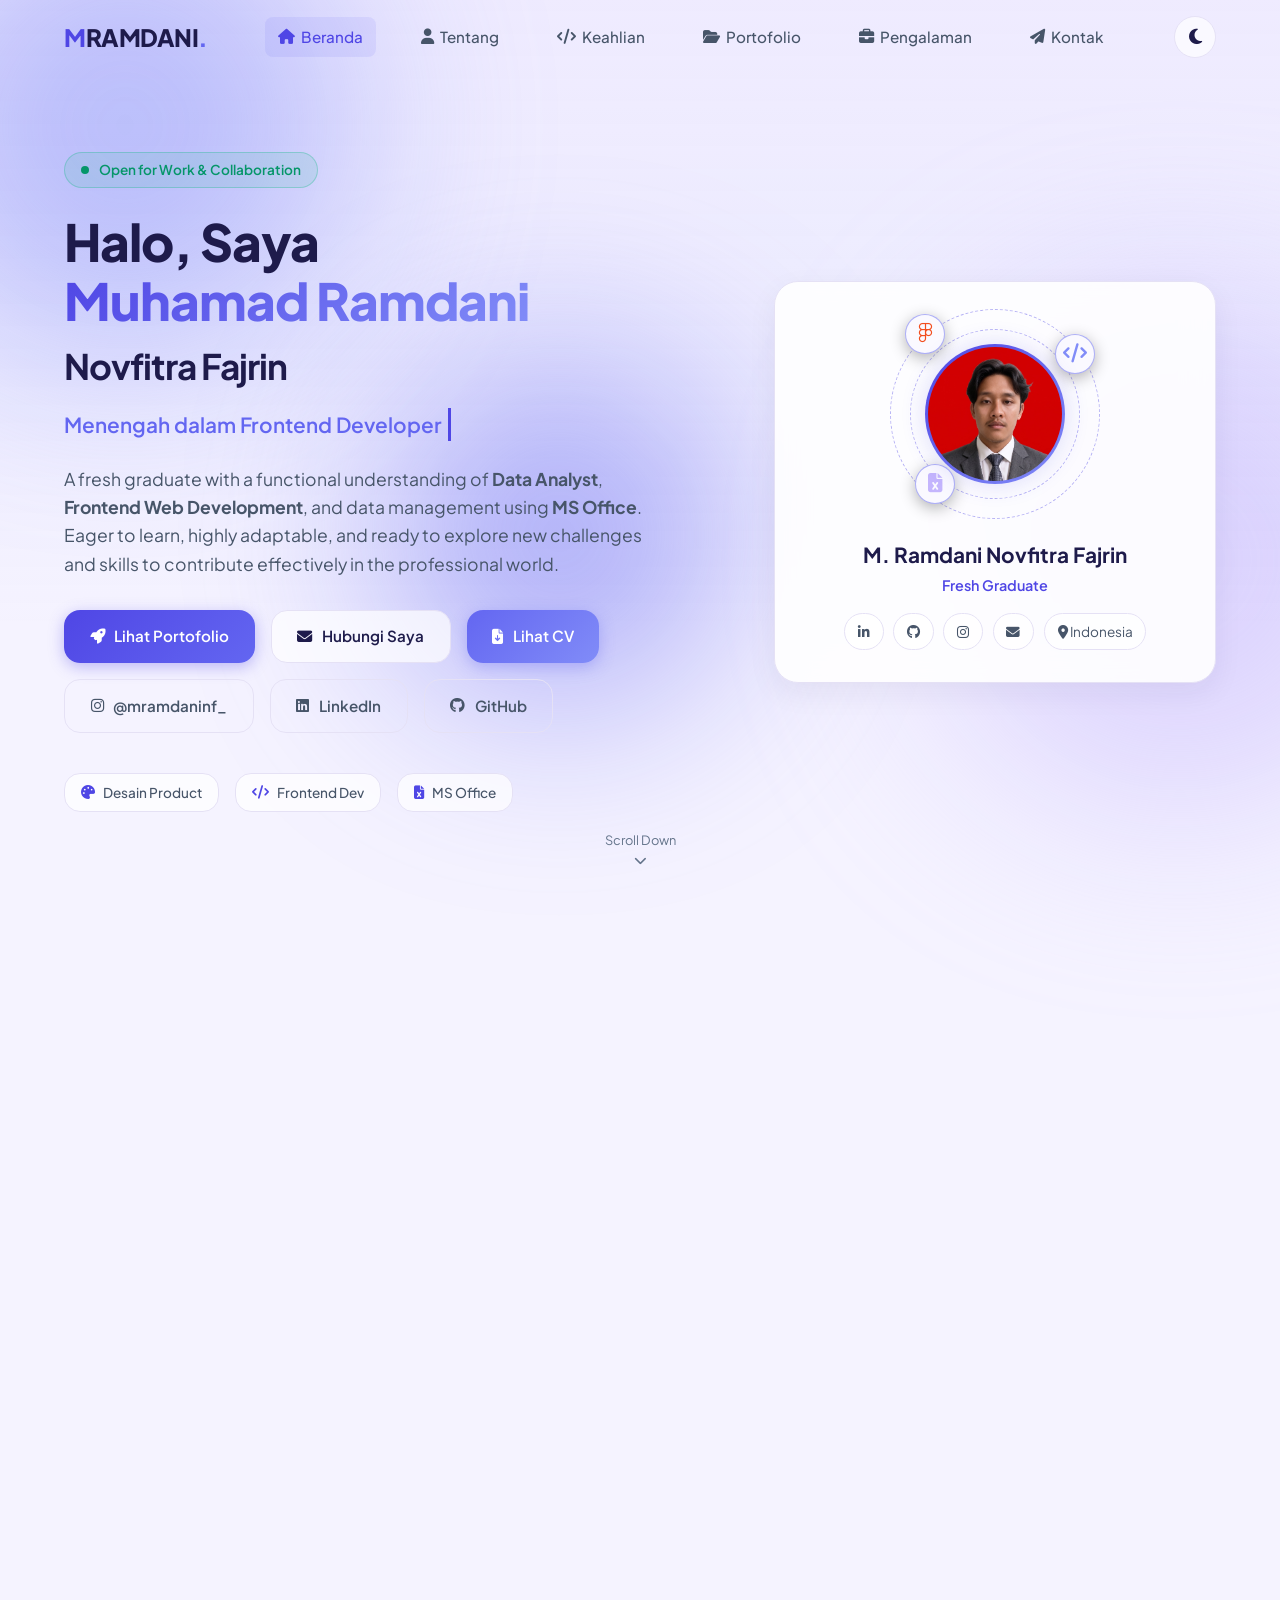
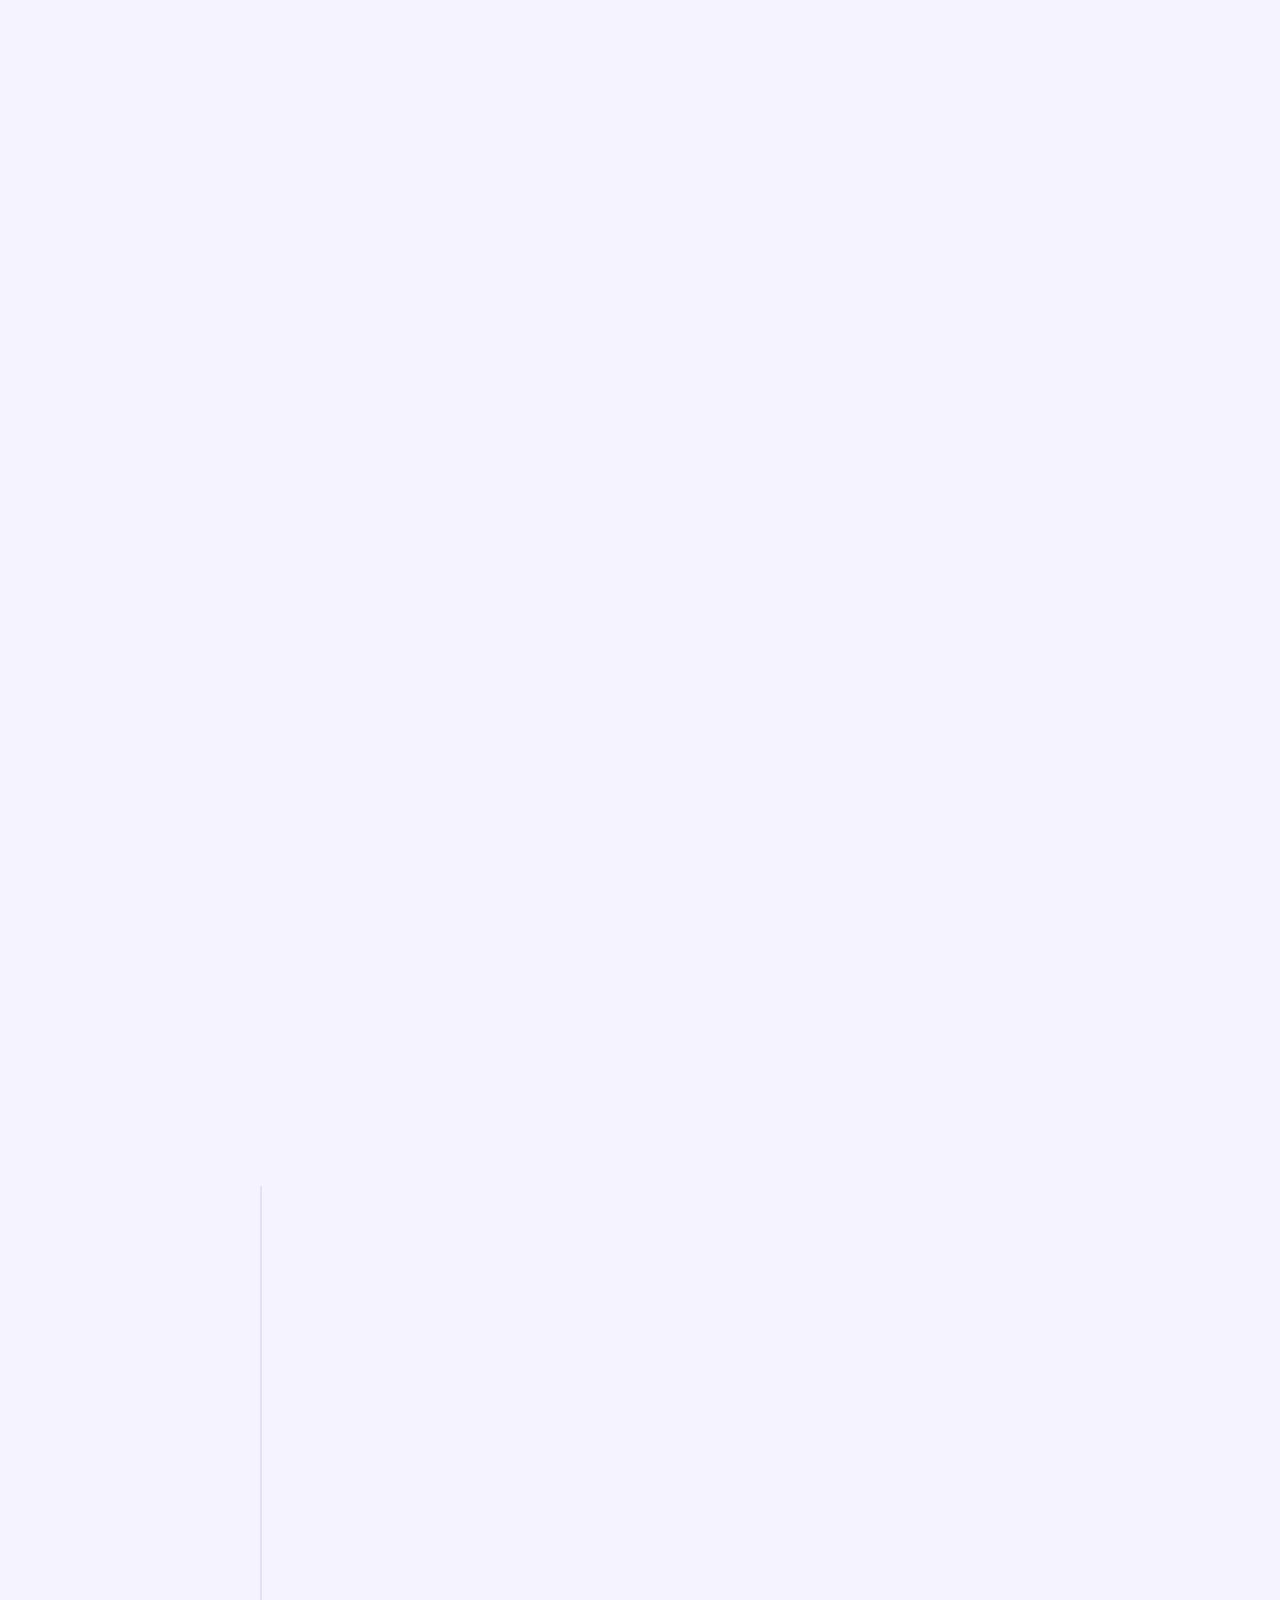
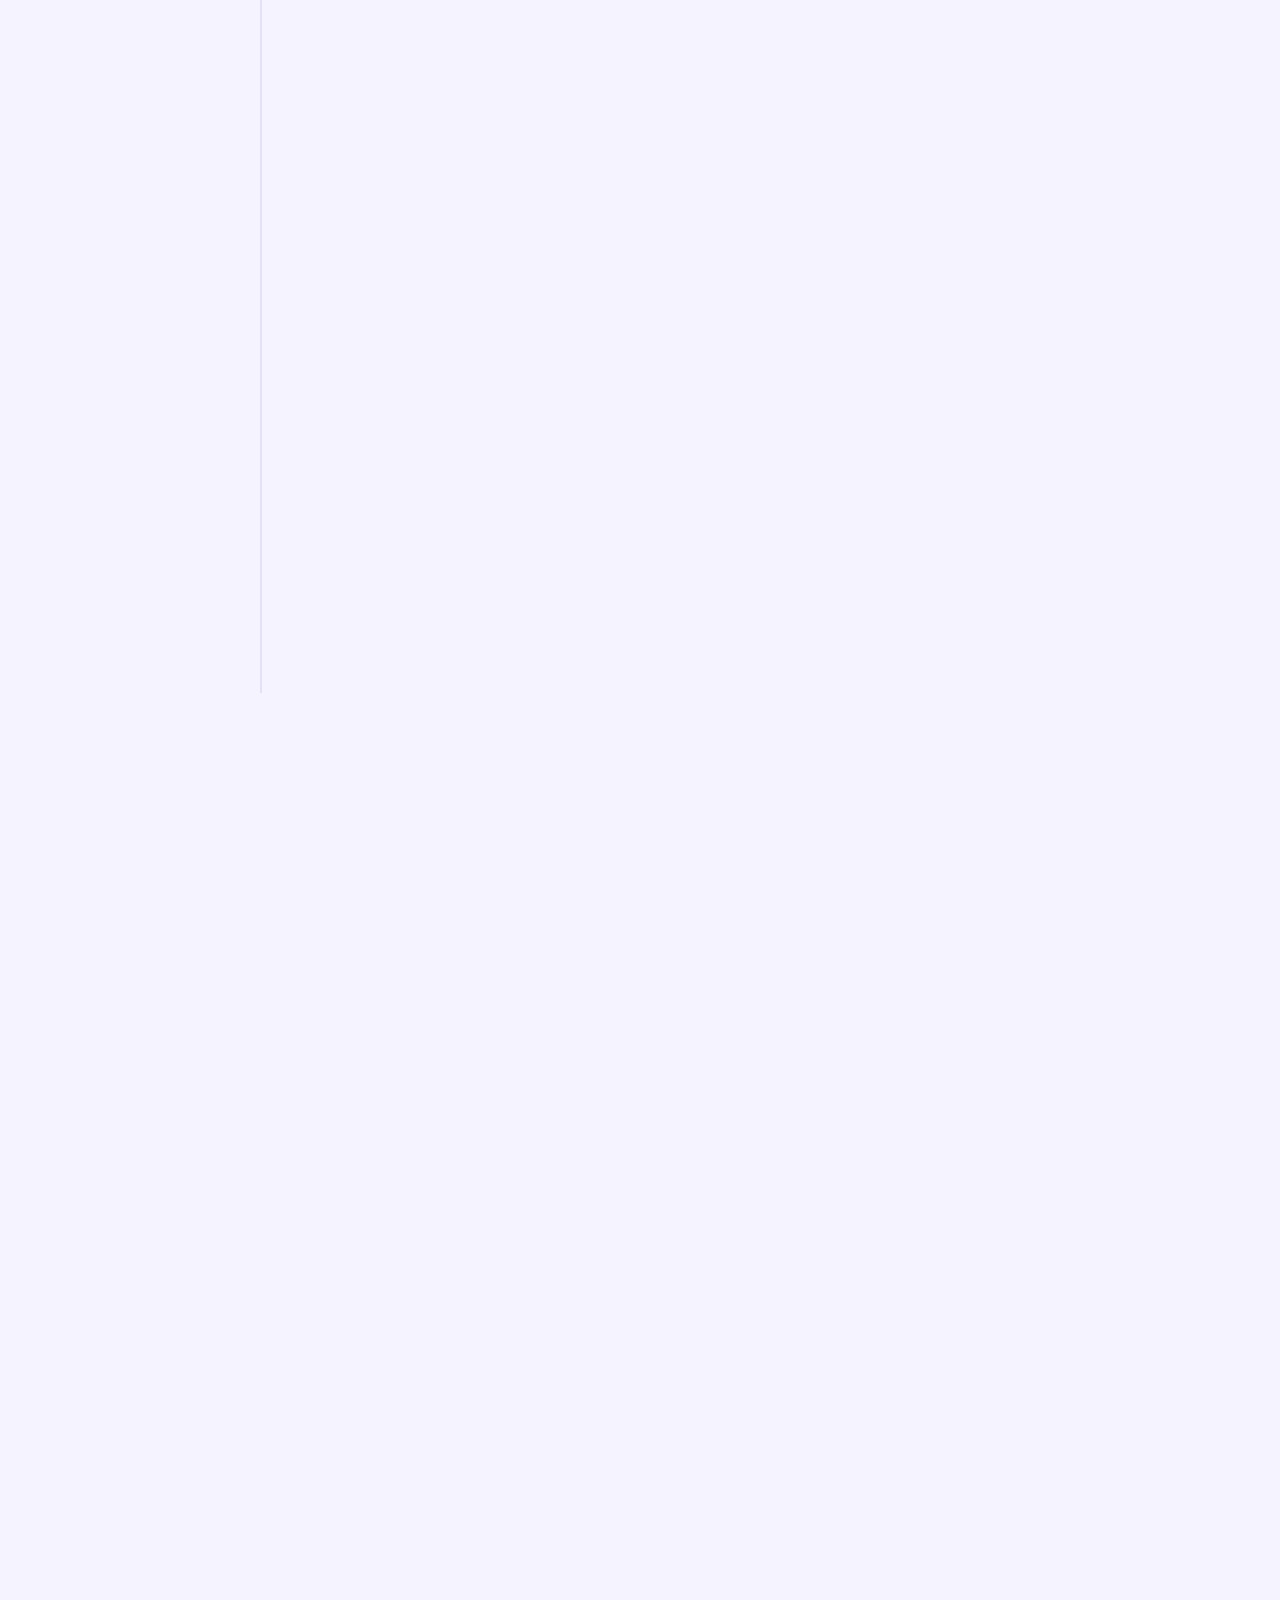
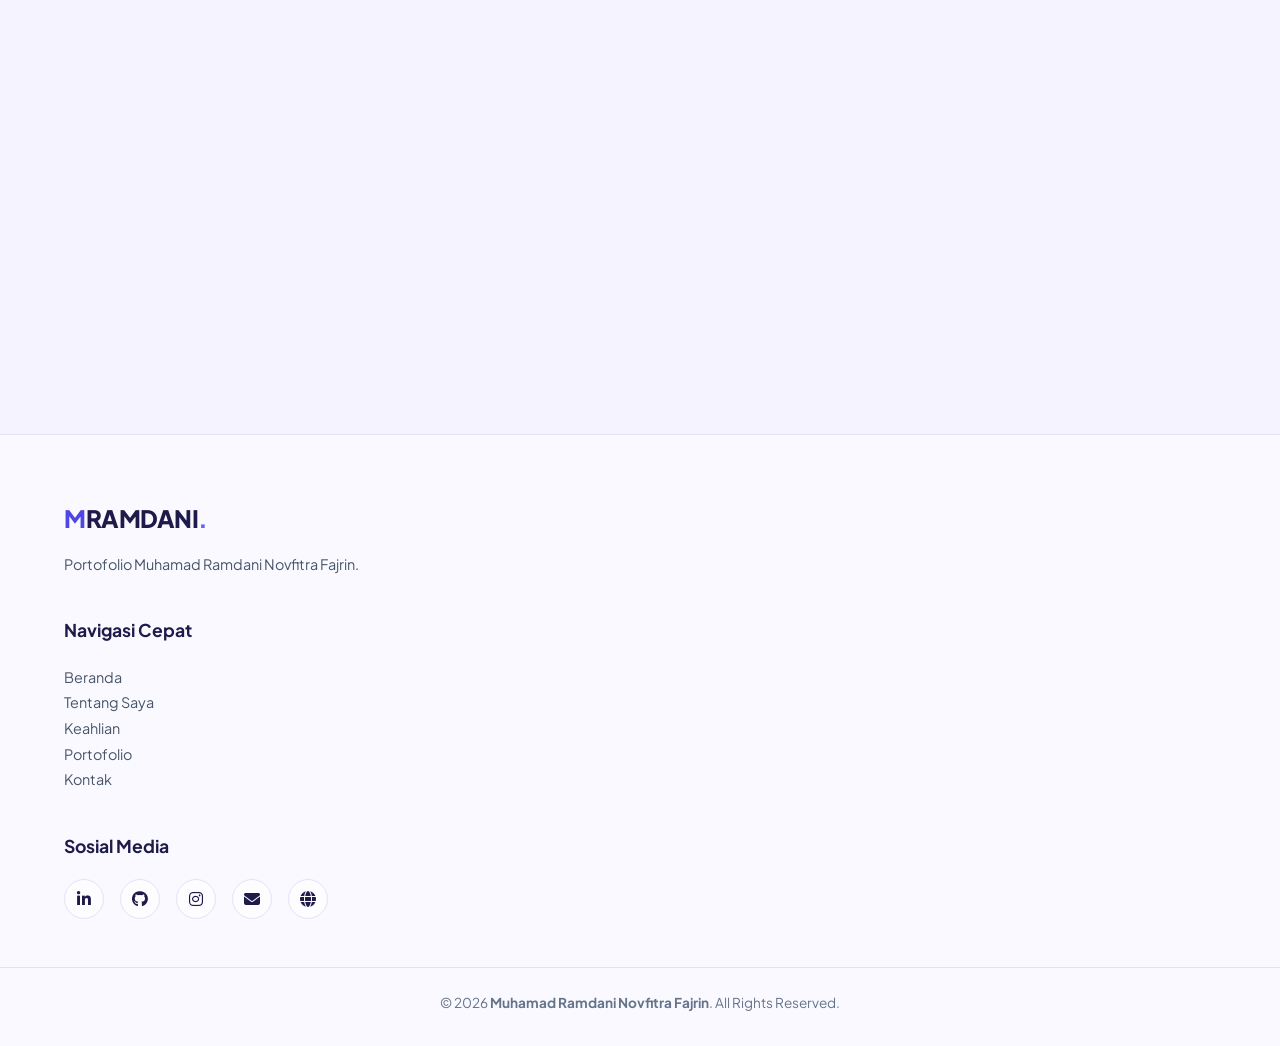
<file: index.html>
<!DOCTYPE html>
<html lang="id" data-theme="light">

<head>
    <meta charset="UTF-8">
    <meta name="viewport" content="width=device-width, initial-scale=1.0">
    <title>Muhamad Ramdani Novfitra Fajrin | Portfolio</title>
    <meta name="description"
        content="Portofolio Resmi Muhamad Ramdani Novfitra Fajrin - Specializing in Frontend Web Development, Product Design, and Microsoft Office Productivity Solutions.">
    <meta name="keywords"
        content="Muhamad Ramdani Novfitra Fajrin, Ramdani, Frontend Developer, Product Designer, Microsoft Office, Portfolio, UI UX">
    <meta name="author" content="Muhamad Ramdani Novfitra Fajrin">

    <!-- Open Graph Meta Tags -->
    <meta property="og:title" content="Muhamad Ramdani Novfitra Fajrin | Personal Portfolio">
    <meta property="og:description"
        content="Frontend Development, Product Design, & Microsoft Office Solutions Specialist.">
    <meta property="og:type" content="website">

    <!-- Google Fonts -->
    <link rel="preconnect" href="https://fonts.googleapis.com">
    <link rel="preconnect" href="https://fonts.gstatic.com" crossorigin>
    <link
        href="https://fonts.googleapis.com/css2?family=Plus+Jakarta+Sans:wght@300;400;500;600;700;800&family=Fira+Code:wght@400;600&display=swap"
        rel="stylesheet">

    <!-- Font Awesome Icons -->
    <link rel="stylesheet" href="https://cdnjs.cloudflare.com/ajax/libs/font-awesome/6.4.0/css/all.min.css">

    <!-- Main Stylesheet -->
    <link rel="stylesheet" href="css/style.css">

    <!-- Cinematic Intro Styles -->
    <style>
        /* ===================================================
           FULL-SCREEN CINEMATIC INTRO  — v2 (fullscreen bg)
           =================================================== */

        /* ---- Wrapper ---- */
        #cinematic-intro {
            position: fixed;
            inset: 0;
            z-index: 99999;
            overflow: hidden;
            opacity: 1;
            transition: opacity 1.1s cubic-bezier(0.4, 0, 0.2, 1);
        }

        #cinematic-intro.fade-out {
            opacity: 0;
            pointer-events: none;
        }

        #cinematic-intro.hidden {
            display: none;
        }

        html.skip-cinematic #cinematic-intro {
            display: none !important;
        }

        /* ---- Full-screen background image ---- */
        .ci-bg {
            position: absolute;
            inset: 0;
            width: 100%;
            height: 100%;
            object-fit: cover;
            object-position: center 25%;
            transform: scale(1.0);
            opacity: 0;
            transform-origin: center center;
            transition: opacity 1.3s ease-out, transform 6.5s cubic-bezier(0.25, 0.46, 0.45, 0.94);
            filter: brightness(0.62) saturate(0.95);
            will-change: transform, opacity;
        }

        .ci-bg.active {
            opacity: 1;
            transform: scale(1.12);
            /* Ken Burns Zoom In */
        }

        /* ---- Multi-layer dark overlay ---- */
        /* Bottom gradient — darkens bottom third strongly */
        .ci-overlay-bottom {
            position: absolute;
            inset: 0;
            z-index: 1;
            background: linear-gradient(to top,
                    rgba(0, 0, 0, 0.92) 0%,
                    rgba(0, 0, 0, 0.55) 35%,
                    rgba(0, 0, 0, 0.15) 65%,
                    transparent 100%);
            pointer-events: none;
        }

        /* Center vignette — keeps edges dark, center slightly brighter */
        .ci-overlay-vignette {
            position: absolute;
            inset: 0;
            z-index: 1;
            background: radial-gradient(ellipse 70% 60% at 50% 45%,
                    transparent 0%,
                    rgba(0, 0, 0, 0.60) 100%);
            pointer-events: none;
        }

        /* Solid top strip for letterbox feel */
        .ci-overlay-top {
            position: absolute;
            inset: 0;
            z-index: 1;
            background: linear-gradient(to bottom,
                    rgba(0, 0, 0, 0.75) 0%,
                    rgba(0, 0, 0, 0.30) 18%,
                    transparent 38%);
            pointer-events: none;
        }

        /* ---- Film grain ---- */
        .ci-grain {
            position: absolute;
            inset: 0;
            z-index: 2;
            opacity: 0.055;
            background-image: url("data:image/svg+xml,%3Csvg viewBox='0 0 256 256' xmlns='http://www.w3.org/2000/svg'%3E%3Cfilter id='n'%3E%3CfeTurbulence type='fractalNoise' baseFrequency='0.85' numOctaves='4' stitchTiles='stitch'/%3E%3C/filter%3E%3Crect width='100%25' height='100%25' filter='url(%23n)'/%3E%3C/svg%3E");
            background-size: 180px 180px;
            animation: ci-grain-shift 0.12s steps(1) infinite;
            pointer-events: none;
            mix-blend-mode: overlay;
        }

        @keyframes ci-grain-shift {
            0% {
                background-position: 0px 0px;
            }

            20% {
                background-position: -45px 28px;
            }

            40% {
                background-position: 55px -18px;
            }

            60% {
                background-position: -28px -55px;
            }

            80% {
                background-position: 38px 45px;
            }

            100% {
                background-position: -12px 15px;
            }
        }

        /* ---- Cinematic letterbox bars (widescreen feel) ---- */
        .ci-bar {
            position: absolute;
            left: 0;
            width: 100%;
            background: #000;
            z-index: 5;
            transition: height 1.1s cubic-bezier(0.77, 0, 0.175, 1);
        }

        .ci-bar-top {
            top: 0;
            height: 90px;
        }

        .ci-bar-bottom {
            bottom: 0;
            height: 90px;
        }

        #cinematic-intro.bars-open .ci-bar {
            height: 0;
        }

        /* ---- Horizontal light flare sweep ---- */
        .ci-flare {
            position: absolute;
            inset: 0;
            z-index: 2;
            background: linear-gradient(108deg,
                    transparent 0%,
                    rgba(255, 255, 255, 0.04) 50%,
                    transparent 100%);
            background-size: 220% 100%;
            background-position: -110% 0;
            animation: ci-flare-sweep 5s ease-in-out infinite;
            pointer-events: none;
        }

        @keyframes ci-flare-sweep {
            0% {
                background-position: -110% 0;
            }

            100% {
                background-position: 210% 0;
            }
        }

        /* ---- Center content block ---- */
        .ci-content {
            position: absolute;
            inset: 0;
            z-index: 4;
            display: flex;
            flex-direction: column;
            align-items: center;
            justify-content: center;
            gap: 0;
            pointer-events: none;
        }

        /* ---- Eye-line separator (thin gold/white line) ---- */
        .ci-eyeline {
            width: 0;
            height: 1px;
            background: linear-gradient(90deg,
                    transparent,
                    rgba(255, 255, 255, 0.5) 20%,
                    rgba(255, 255, 255, 0.9) 50%,
                    rgba(255, 255, 255, 0.5) 80%,
                    transparent);
            margin-bottom: 28px;
            transition: width 0.9s cubic-bezier(0.4, 0, 0.2, 1);
        }

        .ci-eyeline.expand {
            width: clamp(120px, 28vw, 340px);
        }

        /* ---- Pre-title label ---- */
        .ci-pretitle {
            font-family: 'Plus Jakarta Sans', sans-serif;
            font-size: clamp(0.55rem, 1.4vw, 0.78rem);
            font-weight: 500;
            letter-spacing: 0.5em;
            text-transform: uppercase;
            color: rgba(255, 255, 255, 0.5);
            margin-bottom: 18px;
            opacity: 0;
            transform: translateY(6px);
            transition: opacity 0.7s ease, transform 0.7s ease;
        }

        .ci-pretitle.reveal {
            opacity: 1;
            transform: translateY(0);
        }

        /* ---- Main name block (Horizontal Single Line) ---- */
        .ci-name-container {
            display: flex;
            align-items: center;
            justify-content: center;
            width: 100%;
            max-width: 96vw;
            margin: 4px 0;
            padding: 0 16px;
            box-sizing: border-box;
            position: relative;
        }

        .ci-name-wrapper {
            position: relative;
            display: inline-block;
            white-space: nowrap;
            overflow: visible;
        }

        .ci-name {
            display: inline-block;
            white-space: nowrap;
            /* Force single line - NEVER wrap */
            margin: 0;
            padding: 4px 12px;
            font-family: 'Plus Jakarta Sans', sans-serif;
            font-weight: 800;
            text-transform: uppercase;
            color: #ffffff;
            font-size: clamp(1.5rem, 5.8vw, 4.2rem);
            letter-spacing: clamp(0.05em, 1.2vw, 0.16em);
            line-height: 1.15;
            text-align: center;
            text-shadow: 0 4px 20px rgba(0, 0, 0, 0.95), 0 0 40px rgba(0, 0, 0, 0.7);

            /* Text Reveal Animation: smoothly reveals from left to right */
            clip-path: inset(0 100% 0 0);
            opacity: 0;
            transform: translateX(-16px);
            transition:
                clip-path 1.35s cubic-bezier(0.16, 1, 0.3, 1),
                opacity 0.6s ease-out,
                transform 1.35s cubic-bezier(0.16, 1, 0.3, 1);
            will-change: clip-path, opacity, transform;
        }

        .ci-name.revealed {
            clip-path: inset(0 0% 0 0);
            opacity: 1;
            transform: translateX(0);
        }

        .ci-name-glow {
            position: absolute;
            inset: -10px -20px;
            background: radial-gradient(ellipse at center, rgba(99, 102, 241, 0.35) 0%, transparent 70%);
            opacity: 0;
            filter: blur(16px);
            pointer-events: none;
            transition: opacity 1s ease 0.5s;
        }

        .ci-name-glow.active {
            opacity: 1;
        }

        /* ---- Subtitle / tagline ---- */
        .ci-subtitle {
            font-family: 'Plus Jakarta Sans', sans-serif;
            font-size: clamp(0.65rem, 1.6vw, 0.95rem);
            font-weight: 400;
            letter-spacing: 0.42em;
            text-transform: uppercase;
            color: rgba(255, 255, 255, 0.42);
            margin-top: 22px;
            opacity: 0;
            transform: translateY(8px);
            transition: opacity 0.8s ease, transform 0.8s ease;
        }

        .ci-subtitle.reveal {
            opacity: 1;
            transform: translateY(0);
        }

        /* ---- Bottom eyeline ---- */
        .ci-eyeline-bottom {
            width: 0;
            height: 1px;
            background: linear-gradient(90deg,
                    transparent,
                    rgba(255, 255, 255, 0.35) 50%,
                    transparent);
            margin-top: 26px;
            transition: width 0.9s cubic-bezier(0.4, 0, 0.2, 1) 0.2s;
        }

        .ci-eyeline-bottom.expand {
            width: clamp(80px, 18vw, 200px);
        }

        /* ---- Progress bar (bottom strip) ---- */
        .ci-progress {
            position: absolute;
            bottom: 48px;
            left: 0;
            right: 0;
            z-index: 5;
            display: flex;
            flex-direction: column;
            align-items: center;
            gap: 10px;
            opacity: 0;
            transition: opacity 0.6s ease;
        }

        .ci-progress.visible {
            opacity: 1;
        }

        .ci-progress-track {
            width: clamp(160px, 30vw, 320px);
            height: 1px;
            background: rgba(255, 255, 255, 0.12);
            position: relative;
            overflow: hidden;
        }

        .ci-progress-fill {
            position: absolute;
            left: 0;
            top: 0;
            height: 100%;
            width: 0%;
            background: linear-gradient(90deg, rgba(255, 255, 255, 0.4), rgba(255, 255, 255, 0.9));
            transition: width 5.8s cubic-bezier(0.4, 0, 0.2, 1);
        }

        .ci-progress-fill.run {
            width: 100%;
        }

        .ci-progress-label {
            font-family: 'Plus Jakarta Sans', sans-serif;
            font-size: 0.58rem;
            letter-spacing: 0.38em;
            color: rgba(255, 255, 255, 0.22);
            text-transform: uppercase;
        }

        /* ---- Skip hint (appears after 2s) ---- */
        .ci-skip {
            position: absolute;
            bottom: 48px;
            right: clamp(20px, 4vw, 60px);
            z-index: 6;
            font-family: 'Plus Jakarta Sans', sans-serif;
            font-size: 0.62rem;
            letter-spacing: 0.3em;
            color: rgba(255, 255, 255, 0.2);
            text-transform: uppercase;
            opacity: 0;
            cursor: pointer;
            pointer-events: auto;
            border: none;
            background: none;
            padding: 8px;
            transition: opacity 0.7s ease, color 0.2s ease;
        }

        .ci-skip.visible {
            opacity: 1;
        }

        .ci-skip:hover {
            color: rgba(255, 255, 255, 0.55);
        }
    </style>

    <!-- Early Navigation Detection: Mencegah flash opening saat navigasi kembali dari detail project -->
    <script>
        (function () {
            var isReload = false;
            try {
                var nav = performance.getEntriesByType && performance.getEntriesByType('navigation');
                if (nav && nav.length > 0) {
                    isReload = (nav[0].type === 'reload');
                } else if (window.performance && window.performance.navigation) {
                    isReload = (window.performance.navigation.type === 1);
                }
            } catch (e) { }

            if (!isReload) {
                var ref = document.referrer || '';
                var isFromDetail = (window.location.search.indexOf('from=detail') !== -1) ||
                    /detail-[a-zA-Z0-9_-]+\.html/i.test(ref) ||
                    ref.indexOf('detail-') !== -1 ||
                    (window.performance && window.performance.getEntriesByType &&
                        window.performance.getEntriesByType('navigation')[0] &&
                        window.performance.getEntriesByType('navigation')[0].type === 'back_forward' &&
                        history.state && (history.state.wentToDetail || history.state.introShown));

                if (isFromDetail) {
                    document.documentElement.classList.add('skip-cinematic');
                }
            }
        })();
    </script>
</head>

<body>

    <!-- ===== CINEMATIC INTRO — FULLSCREEN v2 ===== -->
    <div id="cinematic-intro" role="presentation" aria-hidden="true">

        <!-- Full-screen background photo -->
        <img id="ciBg" class="ci-bg" src="img/cinematic.jpg" alt="" draggable="false" fetchpriority="high">

        <!-- Dark overlay layers -->
        <div class="ci-overlay-bottom"></div>
        <div class="ci-overlay-vignette"></div>
        <div class="ci-overlay-top"></div>

        <!-- Film grain texture -->
        <div class="ci-grain"></div>

        <!-- Lens flare sweep -->
        <div class="ci-flare"></div>

        <!-- Letterbox widescreen bars -->
        <div class="ci-bar ci-bar-top"></div>
        <div class="ci-bar ci-bar-bottom"></div>

        <!-- ---- Centered text content ---- -->
        <div class="ci-content">

            <!-- Top thin line -->
            <div class="ci-eyeline" id="ciEyeline"></div>

            <!-- Pre-title label -->
            <p class="ci-pretitle" id="ciPretitle">Portfolio</p>

            <!-- Main Name: Single line, horizontal reveal -->
            <div class="ci-name-container" aria-label="Muhamad Ramdani">
                <div class="ci-name-wrapper">
                    <h1 class="ci-name" id="ciName">Muhamad Ramdani</h1>
                    <div class="ci-name-glow" id="ciNameGlow"></div>
                </div>
            </div>

            <!-- Tagline / subtitle -->
            <p class="ci-subtitle" id="ciSubtitle">
                Frontend Developer &amp;&nbsp;Data Analyst
            </p>

            <!-- Bottom thin line -->
            <div class="ci-eyeline-bottom" id="ciEyelineBottom"></div>

        </div>

        <!-- Progress bar (bottom center) -->
        <div class="ci-progress" id="ciProgress">
            <div class="ci-progress-track">
                <div class="ci-progress-fill" id="ciProgressFill"></div>
            </div>
            <span class="ci-progress-label">Loading&nbsp;Portfolio&hellip;</span>
        </div>

        <!-- Skip button -->
        <button class="ci-skip" id="ciSkip" aria-label="Skip intro">Skip &rsaquo;</button>

    </div>
    <!-- ===== END CINEMATIC INTRO ===== -->
    <!-- Background Ambient Light Spheres -->
    <div class="ambient-glow glow-1"></div>
    <div class="ambient-glow glow-2"></div>
    <div class="ambient-glow glow-3"></div>

    <!-- Navigation Bar -->
    <header class="navbar" id="navbar">
        <div class="container nav-container">
            <a href="#hero" class="brand-logo">
                <span class="logo-accent">M</span>RAMDANI<span class="logo-dot">.</span>
            </a>

            <nav class="nav-menu" id="navMenu">
                <ul class="nav-list">
                    <li><a href="#hero" class="nav-link active"><i class="fa-solid fa-house"></i> Beranda</a></li>
                    <li><a href="#about" class="nav-link"><i class="fa-solid fa-user"></i> Tentang</a></li>
                    <li><a href="#skills" class="nav-link"><i class="fa-solid fa-code"></i> Keahlian</a></li>
                    <li><a href="#projects" class="nav-link"><i class="fa-solid fa-folder-open"></i> Portofolio</a></li>
                    <li><a href="#experience" class="nav-link"><i class="fa-solid fa-briefcase"></i> Pengalaman</a></li>
                    <li><a href="#contact" class="nav-link"><i class="fa-solid fa-paper-plane"></i> Kontak</a></li>
                </ul>
            </nav>

            <div class="nav-actions">
                <button class="theme-toggle" id="themeToggle" aria-label="Ubah Tema Dark/Light">
                    <i class="fa-solid fa-moon icon-dark"></i>
                    <i class="fa-solid fa-sun icon-light"></i>
                </button>
                <button class="mobile-toggle" id="mobileToggle" aria-label="Buka Menu Navigation">
                    <i class="fa-solid fa-bars"></i>
                </button>
            </div>
        </div>
    </header>

    <main>
        <!-- Hero Section -->
        <section class="hero-section" id="hero">
            <div class="container hero-container">
                <div class="hero-content" data-reveal="left">
                    <div class="status-badge">
                        <span class="pulse-dot"></span>
                        <span>Open for Work & Collaboration</span>
                    </div>

                    <h1 class="hero-title">
                        Halo, Saya <br>
                        <span class="gradient-text">Muhamad Ramdani</span> <br>
                        <span class="name-sub">Novfitra Fajrin</span>
                    </h1>

                    <div class="typing-container">
                        <span class="typing-text" id="typingText"></span>
                        <span class="cursor">&nbsp;</span>
                    </div>

                    <p class="hero-description">
                        A fresh graduate with a functional understanding of <strong>Data Analyst</strong>,
                        <strong>Frontend Web Development</strong>, and data management using <strong>MS Office</strong>.
                        Eager to learn, highly adaptable, and ready to explore new challenges and skills to contribute
                        effectively in the professional world.
                    </p>

                    <div class="hero-cta">
                        <a href="#projects" class="btn btn-primary">
                            <i class="fa-solid fa-rocket"></i> Lihat Portofolio
                        </a>
                        <a href="#contact" class="btn btn-secondary">
                            <i class="fa-solid fa-envelope"></i> Hubungi Saya
                        </a>
                        <a href="cv/Muhamad Ramdani Novfitra Fatjer'in-resume (2).pdf" target="_blank"
                            rel="noopener noreferrer" class="btn btn-cv"
                            download="Muhamad Ramdani Novfitra Fatjer'in-resume (2).pdf">
                            <i class="fa-solid fa-file-arrow-down"></i> Lihat CV
                        </a>
                        <a href="https://instagram.com/mramdaninf_" target="_blank" rel="noopener noreferrer"
                            class="btn btn-outline">
                            <i class="fa-brands fa-instagram"></i> @mramdaninf_
                        </a>
                        <a href="https://www.linkedin.com/in/muhamadramdani-" target="_blank" rel="noopener noreferrer"
                            class="btn btn-outline">
                            <i class="fa-brands fa-linkedin"></i> LinkedIn
                        </a>
                        <a href="https://github.com/ramdanifajrin2-del" target="_blank" rel="noopener noreferrer"
                            class="btn btn-outline">
                            <i class="fa-brands fa-github"></i> GitHub
                        </a>
                    </div>

                    <div class="hero-badges">
                        <div class="badge-item">
                            <i class="fa-solid fa-palette"></i>
                            <span>Desain Product</span>
                        </div>
                        <div class="badge-item">
                            <i class="fa-solid fa-code"></i>
                            <span>Frontend Dev</span>
                        </div>
                        <div class="badge-item">
                            <i class="fa-solid fa-file-excel"></i>
                            <span>MS Office</span>
                        </div>
                    </div>
                </div>

                <div class="hero-visual" data-reveal="right">
                    <div class="avatar-card glass-card">
                        <div class="avatar-wrapper">
                            <div class="avatar-graphic">
                                <div class="avatar-circle">
                                    <img src="img/profile.jpg" alt="Muhamad Ramdani Novfitra Fajrin" class="avatar-img">
                                </div>
                                <div class="orbit-ring ring-1"></div>
                                <div class="orbit-ring ring-2"></div>

                                <div class="floating-tech tech-figma" title="Product Design">
                                    <i class="fa-brands fa-figma"></i>
                                </div>
                                <div class="floating-tech tech-code" title="Frontend Code">
                                    <i class="fa-solid fa-code"></i>
                                </div>
                                <div class="floating-tech tech-office" title="MS Office">
                                    <i class="fa-solid fa-file-excel"></i>
                                </div>
                            </div>
                        </div>

                        <div class="avatar-info">
                            <h3>M. Ramdani Novfitra Fajrin</h3>
                            <p class="role-subtitle">Fresh Graduate</p>
                            <div class="social-pills">
                                <a href="https://www.linkedin.com/in/muhamadramdani-" target="_blank"
                                    rel="noopener noreferrer" class="social-pill" title="LinkedIn">
                                    <i class="fa-brands fa-linkedin-in"></i>
                                </a>
                                <a href="https://github.com/ramdanifajrin2-del" target="_blank"
                                    rel="noopener noreferrer" class="social-pill" title="GitHub">
                                    <i class="fa-brands fa-github"></i>
                                </a>
                                <a href="https://instagram.com/mramdaninf_" target="_blank" rel="noopener noreferrer"
                                    class="social-pill" title="Instagram">
                                    <i class="fa-brands fa-instagram"></i>
                                </a>
                                <a href="mailto:ramdaninfajrin2@gmail.com" class="social-pill" title="Email">
                                    <i class="fa-solid fa-envelope"></i>
                                </a>
                                <a href="#contact" class="social-pill" title="Lokasi">
                                    <i class="fa-solid fa-location-dot"></i> Indonesia
                                </a>
                            </div>
                        </div>
                    </div>
                </div>
            </div>

            <a href="#about" class="scroll-down-indicator" aria-label="Scroll ke bawah">
                <span>Scroll Down</span>
                <i class="fa-solid fa-chevron-down"></i>
            </a>
        </section>

        <!-- About Section -->
        <section class="about-section" id="about">
            <div class="container">
                <div class="section-header text-center" data-reveal="up">
                    <span class="section-subtitle">TENTANG SAYA</span>
                    <h2 class="section-title">Dedikasi Terhadap Kualitas & Efisiensi</h2>
                    <div class="title-bar"></div>
                </div>

                <div class="about-grid">
                    <div class="about-card glass-card" data-reveal="left">
                        <div class="about-text">
                            <h3>Halo! Saya Muhamad Ramdani Novfitra Fajrin</h3>
                            <p>
                                Fresh Graduate S1 Teknik Informatika Universitas Indraprasta PGRI dengan minat
                                berkarier di bidang Front-End Development dan Data Analyst. Memiliki pengalaman
                                mengembangkan aplikasi berbasis web melalui proyek tugas akhir Sistem Pendukung
                                Keputusan Penerimaan Siswa Baru menggunakan metode MAUT. Menguasai dasar HTML, CSS, dan
                                React.js. Memiliki pengalaman praktik dalam pengolahan dan analisis data menggunakan
                                Microsoft Excel dan MySQL melalui dataset simulasi, termasuk analisis penjualan,
                                evaluasi performa produk, serta pembuatan dashboard interaktif untuk menyajikan data
                                secara visual agar lebih mudah dibaca dan dipahami. Aktif dalam organisasi sebagai
                                anggota Hubungan Pers dan Dokumentasi, dengan tanggung jawab dalam dokumentasi,
                                publikasi, serta pengeditan desain visual menggunakan Canva dan Adobe Illustrator.
                                Memiliki karakter teliti, adaptif, cepat belajar, dan bertanggung jawab
                            </p>

                        </div>

                        <div class="stats-grid">
                            <div class="stat-box">
                                <span class="stat-number" data-target="9">0</span><span class="stat-plus">+</span>
                                <span class="stat-label">Aplikasi Dikuasai</span>
                            </div>
                            <div class="stat-box">
                                <span class="stat-number" data-target="6">0</span><span class="stat-plus">+</span>
                                <span class="stat-label">Projek &amp; Desain</span>
                            </div>
                            <div class="stat-box">
                                <span class="stat-number" data-target="4">0</span><span class="stat-plus"></span>
                                <span class="stat-label">Soft Skill</span>
                            </div>
                        </div>
                    </div>

                    <div class="about-pillars" data-reveal="right">
                        <div class="pillar-card glass-card">
                            <div class="pillar-icon icon-purple">
                                <i class="fa-solid fa-pen-nib"></i>
                            </div>
                            <div class="pillar-content">
                                <h4>Desain Grafis</h4>
                                <p>Merancang grafis, konten visual, dan antarmuka menggunakan Figma, Canva, maupun Adobe
                                    Photoshop secara profesional.</p>
                            </div>
                        </div>

                        <div class="pillar-card glass-card">
                            <div class="pillar-icon icon-blue">
                                <i class="fa-solid fa-laptop-code"></i>
                            </div>
                            <div class="pillar-content">
                                <h4>Frontend Web Development</h4>
                                <p>Mengembangkan halaman web yang cepat, responsif di semua perangkat, dengan struktur
                                    kode murni (HTML/CSS/JS) yang bersih.</p>
                            </div>
                        </div>

                        <div class="pillar-card glass-card">
                            <div class="pillar-icon icon-green">
                                <i class="fa-solid fa-file-lines"></i>
                            </div>
                            <div class="pillar-content">
                                <h4>Microsoft Office Productivity</h4>
                                <p>Menguasai pengolahan data spreadsheet (Excel), penyusunan dokumen laporan (Word), dan
                                    presentasi profesional (PowerPoint).</p>
                            </div>
                        </div>
                    </div>
                </div>
            </div>
        </section>

        <!-- Skills Section -->
        <section class="skills-section" id="skills">
            <div class="container">
                <div class="section-header text-center" data-reveal="up">
                    <span class="section-subtitle">KEAHLIAN & TECH STACK</span>
                    <h2 class="section-title">Kemampuan Utama Saya</h2>
                    <div class="title-bar"></div>
                </div>

                <!-- Category Filter Tabs -->
                <div class="skill-tabs" data-reveal="up">
                    <button class="skill-tab active" data-category="all">Semua Keahlian</button>
                    <button class="skill-tab" data-category="frontend">Frontend Web</button>
                    <button class="skill-tab" data-category="office">Microsoft Office</button>
                    <button class="skill-tab" data-category="database">Database</button>
                    <button class="skill-tab" data-category="design">Desain Grafis</button>
                    <button class="skill-tab" data-category="softskill">Soft Skills</button>
                </div>

                <!-- Skills Grid -->
                <div class="skills-grid">
                    <!-- Frontend Skills -->
                    <div class="skill-card glass-card" data-category="frontend" data-reveal="up">
                        <div class="skill-head">
                            <div class="skill-icon icon-html">
                                <i class="fa-brands fa-html5"></i>
                            </div>
                            <div class="skill-info">
                                <h3>HTML5 & Semantik</h3>
                                <span class="skill-tag">Frontend</span>
                            </div>
                        </div>
                        <p class="skill-desc">Struktur web semantik yang rapi, aksesibel, dan teroptimasi SEO.</p>
                        <div class="skill-level-bar">
                            <div class="level-fill" style="width: 92%;"></div>
                        </div>
                    </div>

                    <div class="skill-card glass-card" data-category="frontend" data-reveal="up">
                        <div class="skill-head">
                            <div class="skill-icon icon-css">
                                <i class="fa-brands fa-css3-alt"></i>
                            </div>
                            <div class="skill-info">
                                <h3>CSS3 & Modern Layout</h3>
                                <span class="skill-tag">Frontend</span>
                            </div>
                        </div>
                        <p class="skill-desc">CSS Custom Properties, Flexbox, Grid, Glassmorphism, & Animasi CSS.</p>
                        <div class="skill-level-bar">
                            <div class="level-fill" style="width: 88%;"></div>
                        </div>
                    </div>

                    <!-- Desain Grafis Skills -->
                    <div class="skill-card glass-card" data-category="design" data-reveal="up">
                        <div class="skill-head">
                            <div class="skill-icon icon-illustrator">
                                <i class="fa-brands fa-adobe"></i>
                            </div>
                            <div class="skill-info">
                                <h3>Adobe Illustrator</h3>
                                <span class="skill-tag">Desain Grafis</span>
                            </div>
                        </div>
                        <p class="skill-desc">Desain vektor profesional untuk logo, ilustrasi, dan materi grafis skala
                            tinggi.
                        </p>
                        <div class="skill-level-bar">
                            <div class="level-fill" style="width: 80%;"></div>
                        </div>
                    </div>

                    <!-- MS Office Skills -->
                    <div class="skill-card glass-card" data-category="office" data-reveal="up">
                        <div class="skill-head">
                            <div class="skill-icon icon-excel">
                                <i class="fa-solid fa-file-excel"></i>
                            </div>
                            <div class="skill-info">
                                <h3>Microsoft Excel Advanced</h3>
                                <span class="skill-tag">MS Office</span>
                            </div>
                        </div>
                        <p class="skill-desc">Pengolahan rumus kompleks (VLOOKUP/XLOOKUP, IF, Pivot Table
                            ).</p>
                        <div class="skill-level-bar">
                            <div class="level-fill" style="width: 90%;"></div>
                        </div>
                    </div>

                    <div class="skill-card glass-card" data-category="office" data-reveal="up">
                        <div class="skill-head">
                            <div class="skill-icon icon-word">
                                <i class="fa-solid fa-file-word"></i>
                            </div>
                            <div class="skill-info">
                                <h3>Microsoft Word Professional</h3>
                                <span class="skill-tag">MS Office</span>
                            </div>
                        </div>
                        <p class="skill-desc">Penyusunan dokumen resmi, surat formal, format laporan rapi, & Mail Merge.
                        </p>
                        <div class="skill-level-bar">
                            <div class="level-fill" style="width: 95%;"></div>
                        </div>
                    </div>

                    <div class="skill-card glass-card" data-category="office" data-reveal="up">
                        <div class="skill-head">
                            <div class="skill-icon icon-ppt">
                                <i class="fa-solid fa-file-powerpoint"></i>
                            </div>
                            <div class="skill-info">
                                <h3>Microsoft PowerPoint Design</h3>
                                <span class="skill-tag">MS Office</span>
                            </div>
                        </div>
                        <p class="skill-desc">Desain slide presentasi interaktif, visualisasi poin bisnis, & animasi
                            transisi.</p>
                        <div class="skill-level-bar">
                            <div class="level-fill" style="width: 92%;"></div>
                        </div>
                    </div>
                    <div class="skill-card glass-card" data-category="database" data-reveal="up">
                        <div class="skill-head">
                            <div class="skill-icon icon-mysql">
                                <i class="fa-solid fa-database"></i>
                            </div>
                            <div class="skill-info">
                                <h3>MySQL</h3>
                                <span class="skill-tag">Database</span>
                            </div>
                        </div>
                        <p class="skill-desc">Pengelolaan basis data relasional, query kompleks, dan optimasi performa.
                        </p>
                        <div class="skill-level-bar">
                            <div class="level-fill" style="width: 85%;"></div>
                        </div>
                    </div>
                    <!-- Soft Skills -->
                    <div class="skill-card glass-card" data-category="softskill" data-reveal="up">
                        <div class="skill-head">
                            <div class="skill-icon icon-communication">
                                <i class="fa-solid fa-comments"></i>
                            </div>
                            <div class="skill-info">
                                <h3>Komunikasi Efektif</h3>
                                <span class="skill-tag">Soft Skill</span>
                            </div>
                        </div>
                        <p class="skill-desc">Mampu menyampaikan ide, berkolaborasi dengan tim, dan menyelaraskan
                            kebutuhan proyek dengan jelas.</p>
                        <div class="skill-level-bar">
                            <div class="level-fill" style="width: 90%;"></div>
                        </div>
                    </div>

                    <div class="skill-card glass-card" data-category="softskill" data-reveal="up">
                        <div class="skill-head">
                            <div class="skill-icon icon-problemsolving">
                                <i class="fa-solid fa-lightbulb"></i>
                            </div>
                            <div class="skill-info">
                                <h3>Problem Solving</h3>
                                <span class="skill-tag">Soft Skill</span>
                            </div>
                        </div>
                        <p class="skill-desc">Menganalisis akar masalah secara kritis dan merumuskan solusi yang
                            praktis, efisien, serta berorientasi hasil.</p>
                        <div class="skill-level-bar">
                            <div class="level-fill" style="width: 88%;"></div>
                        </div>
                    </div>

                    <div class="skill-card glass-card" data-category="softskill" data-reveal="up">
                        <div class="skill-head">
                            <div class="skill-icon icon-discipline">
                                <i class="fa-solid fa-clock"></i>
                            </div>
                            <div class="skill-info">
                                <h3>Disiplin & Konsistensi</h3>
                                <span class="skill-tag">Soft Skill</span>
                            </div>
                        </div>
                        <p class="skill-desc">Menjaga ketepatan waktu, komitmen terhadap jadwal, dan konsistensi dalam
                            setiap pekerjaan sehari-hari.</p>
                        <div class="skill-level-bar">
                            <div class="level-fill" style="width: 92%;"></div>
                        </div>
                    </div>

                    <div class="skill-card glass-card" data-category="softskill" data-reveal="up">
                        <div class="skill-head">
                            <div class="skill-icon icon-responsibility">
                                <i class="fa-solid fa-shield-halved"></i>
                            </div>
                            <div class="skill-info">
                                <h3>Tanggung Jawab & Integritas</h3>
                                <span class="skill-tag">Soft Skill</span>
                            </div>
                        </div>
                        <p class="skill-desc">Berkomitmen penuh pada tenggat waktu (deadline), menjaga kualitas hasil
                            kerja.</p>
                        <div class="skill-level-bar">
                            <div class="level-fill" style="width: 95%;"></div>
                        </div>
                    </div>
                </div>
            </div>
        </section>

        <!-- Projects Showcase Section -->
        <section class="projects-section" id="projects">
            <div class="container">
                <div class="section-header text-center" data-reveal="up">
                    <span class="section-subtitle">PORTOFOLIO KARYA</span>
                    <h2 class="section-title">Projek & Showcase Pilihan</h2>
                    <div class="title-bar"></div>
                </div>

                <!-- Project Filters -->
                <div class="project-filters" data-reveal="up">
                    <button class="project-filter-btn active" data-filter="all">Semua Projek</button>
                    <button class="project-filter-btn" data-filter="design">Desain Product</button>
                    <button class="project-filter-btn" data-filter="web">Frontend Web</button>
                    <button class="project-filter-btn" data-filter="office">Office & Analytics</button>
                </div>

                <!-- Projects Grid -->
                <div class="projects-grid">
                    <!-- Project Item 1: R COFFE -->
                    <div class="project-card glass-card" data-category="web design" data-reveal="up">
                        <a href="https://ramdanifajrin2-del.github.io/R-Coffe/" target="_blank"
                            rel="noopener noreferrer" class="project-preview preview-coffee"
                            aria-label="Lihat Live Demo R COFFE — Coffee Shop Website">
                            <div class="preview-overlay">
                                <span class="preview-badge">Coffee Shop Website</span>
                            </div>
                            <div class="preview-mockup">
                                <div class="mockup-header">
                                    <span></span><span></span><span></span>
                                </div>
                                <div class="mockup-screen">
                                    <img src="img/R coffe.jpg" alt="Preview R COFFE — Coffee Shop Website"
                                        loading="lazy">
                                </div>
                            </div>
                        </a>

                        <div class="project-body">
                            <div class="project-meta">
                                <span class="category-tag">Frontend Web</span>
                                <span class="date-tag">2026</span>
                            </div>
                            <h3 class="project-title">R COFFE — Coffee Shop Website</h3>
                            <p class="project-excerpt">
                                Website kedai kopi modern dengan fitur kategori menu dan animasi scroll reveal, dibuat
                                menggunakan HTML, CSS, dan JavaScript.
                            </p>
                            <div class="project-tech">
                                <span>HTML5</span>
                                <span>CSS3 Modern</span>
                                <span>JavaScript</span>
                                <span>Responsive</span>
                            </div>
                            <div class="project-actions">
                                <a href="https://ramdanifajrin2-del.github.io/R-Coffe/" target="_blank"
                                    rel="noopener noreferrer" class="btn btn-sm btn-primary">
                                    <i class="fa-solid fa-arrow-up-right-from-square"></i> Live Demo
                                </a>
                            </div>
                        </div>
                    </div>

                    <!-- Project Item 2: Website SMP Dwiguna -->
                    <div class="project-card glass-card" data-category="web" data-reveal="up">
                        <a href="https://ramdanifajrin2-del.github.io/Website-Sekolah-Smp-dwiguna/" target="_blank"
                            rel="noopener noreferrer" class="project-preview preview-school"
                            aria-label="Lihat Live Demo Website SMP Dwiguna">
                            <div class="preview-overlay">
                                <span class="preview-badge">School Website</span>
                            </div>
                            <div class="preview-mockup">
                                <div class="mockup-header">
                                    <span></span><span></span><span></span>
                                </div>
                                <div class="mockup-screen">
                                    <img src="img/Website Sekola.jpg" alt="Preview Website SMP Dwiguna" loading="lazy">
                                </div>
                            </div>
                        </a>

                        <div class="project-body">
                            <div class="project-meta">
                                <span class="category-tag">Web Development</span>
                                <span class="date-tag">2026</span>
                            </div>
                            <h3 class="project-title">Website SMP Dwiguna</h3>
                            <p class="project-excerpt">
                                Website informasi sekolah yang menampilkan profil, informasi akademik, berita, PPDB
                                online, dan kontak sekolah.
                            </p>
                            <div class="project-tech">
                                <span>HTML5</span>
                                <span>CSS3 Modern</span>
                                <span>JavaScript</span>
                                <span>Responsive</span>
                            </div>
                            <div class="project-actions">
                                <a href="https://ramdanifajrin2-del.github.io/Website-Sekolah-Smp-dwiguna/"
                                    target="_blank" rel="noopener noreferrer" class="btn btn-sm btn-primary">
                                    <i class="fa-solid fa-arrow-up-right-from-square"></i> Live Demo
                                </a>
                            </div>
                        </div>
                    </div>

                    <!-- Project Item 3 -->
                    <div class="project-card glass-card" data-category="web" data-reveal="up">
                        <a href="detail-analytics.html" class="project-preview preview-web"
                            aria-label="Lihat Detail SPK MAUT Web Dashboard">
                            <div class="preview-overlay">
                                <span class="preview-badge">Interactive Web App</span>
                            </div>
                            <div class="preview-mockup">
                                <div class="mockup-header">
                                    <span></span><span></span><span></span>
                                </div>
                                <div class="mockup-screen">
                                    <img src="img/Dashboard.jpg" alt="Preview SPK MAUT Web Dashboard" loading="lazy">
                                </div>
                            </div>
                        </a>

                        <div class="project-body">
                            <div class="project-meta">
                                <span class="category-tag">Frontend Web</span>
                                <span class="date-tag">2026</span>
                            </div>
                            <h3 class="project-title">SPK MAUT Web Dashboard</h3>
                            <p class="project-excerpt">
                                Dashboard Sistem Pendukung Keputusan (SPK) penerimaan siswa baru berbasis metode MAUT
                                untuk SMP Dwiguna dengan visualisasi peringkat siswa dan integrasi data intuitif.
                            </p>
                            <div class="project-tech">
                                <span>HTML5</span>
                                <span>CSS3 Grid</span>
                                <span>JavaScript</span>
                                <span>Data Visualization</span>
                            </div>
                            <div class="project-actions">
                                <a href="detail-analytics.html" class="btn btn-sm btn-primary">
                                    <i class="fa-solid fa-circle-info"></i> Detail Projek
                                </a>
                            </div>
                        </div>
                    </div>

                    <!-- Project Item 4 -->
                    <div class="project-card glass-card" data-category="office" data-reveal="up">
                        <a href="detail-financial.html" class="project-preview preview-office"
                            aria-label="Lihat Detail Automated Financial & Stock Report System">
                            <div class="preview-overlay">
                                <span class="preview-badge">Spreadsheet System</span>
                            </div>
                            <div class="preview-mockup">
                                <div class="mockup-header">
                                    <span></span><span></span><span></span>
                                </div>
                                <div class="mockup-screen">
                                    <img src="img/Excel.jpg" alt="Preview Automated Financial & Stock Report System"
                                        loading="lazy">
                                </div>
                            </div>
                        </a>

                        <div class="project-body">
                            <div class="project-meta">
                                <span class="category-tag">Office & Analytics</span>
                                <span class="date-tag">2026</span>
                            </div>
                            <h3 class="project-title">Automated Financial & Stock Report System</h3>
                            <p class="project-excerpt">
                                Template laporan keuangan dan manajemen stok barang otomatis di Microsoft Excel
                                menggunakan formula pencarian otomatis, Pivot Table dinamis, dan visualisasi data.
                            </p>
                            <div class="project-tech">
                                <span>MS Excel</span>
                                <span>Pivot Tables</span>
                                <span>Data Analysis</span>
                                <span>VLOOKUP</span>
                            </div>
                            <div class="project-actions">
                                <a href="detail-financial.html" class="btn btn-sm btn-primary">
                                    <i class="fa-solid fa-circle-info"></i> Detail Projek
                                </a>
                            </div>
                        </div>
                    </div>

                    <!-- Project Item 5 -->
                    <div class="project-card glass-card" data-category="web design" data-reveal="up">
                        <a href="detail-corporate.html" class="project-preview preview-landing"
                            aria-label="Lihat Detail Sistem Informasi Perpustakaan MA Al-Khairiyah">
                            <div class="preview-overlay">
                                <span class="preview-badge">Library System</span>
                            </div>
                            <div class="preview-mockup">
                                <div class="mockup-header">
                                    <span></span><span></span><span></span>
                                </div>
                                <div class="mockup-screen">
                                    <img src="img/Login Perpus.jpg"
                                        alt="Preview Sistem Informasi Perpustakaan MA Al-Khairiyah" loading="lazy">
                                </div>
                            </div>
                        </a>

                        <div class="project-body">
                            <div class="project-meta">
                                <span class="category-tag">Frontend Web & UI</span>
                                <span class="date-tag">2026</span>
                            </div>
                            <h3 class="project-title">Sistem Informasi Perpustakaan MA Al-Khairiyah</h3>
                            <p class="project-excerpt">
                                Antarmuka sistem informasi perpustakaan sekolah dengan fitur autentikasi login pengguna,
                                desain split-screen modern dua sisi, dan aksesibilitas ramah siswa.
                            </p>
                            <div class="project-tech">
                                <span>HTML5</span>
                                <span>CSS3 Modern</span>
                                <span>JavaScript</span>
                                <span>UI/UX Design</span>
                            </div>
                            <div class="project-actions">
                                <a href="detail-corporate.html" class="btn btn-sm btn-primary">
                                    <i class="fa-solid fa-circle-info"></i> Detail Projek
                                </a>
                            </div>
                        </div>
                    </div>

                    <!-- Project Item 6: Dashboard Analisis Penjualan Mobil -->
                    <div class="project-card glass-card" data-category="office" data-reveal="up">
                        <a href="detail-car-sales.html" class="project-preview preview-office"
                            aria-label="Lihat Detail Dashboard Analisis Penjualan Mobil">
                            <div class="preview-overlay">
                                <span class="preview-badge">Data Analytics</span>
                            </div>
                            <div class="preview-mockup">
                                <div class="mockup-header">
                                    <span></span><span></span><span></span>
                                </div>
                                <div class="mockup-screen">
                                    <img src="img/dashboard-penjualan-mobil.png"
                                        alt="Preview Dashboard Analisis Penjualan Mobil" loading="lazy">
                                </div>
                            </div>
                        </a>

                        <div class="project-body">
                            <div class="project-meta">
                                <span class="category-tag">Data Analytics</span>
                                <span class="date-tag">2026</span>
                            </div>
                            <h3 class="project-title">Dashboard Analisis Penjualan Mobil</h3>
                            <p class="project-excerpt">
                                Dashboard interaktif Microsoft Excel untuk menganalisis performa penjualan mobil
                                berdasarkan area, bulan, merek, dan tipe kendaraan dengan kalkulasi total penjualan
                                serta profit.
                            </p>
                            <div class="project-tech">
                                <span>Microsoft Excel</span>
                                <span>PivotTable</span>
                                <span>PivotChart</span>
                                <span>Slicer</span>
                            </div>
                            <div class="project-actions">
                                <a href="detail-car-sales.html" class="btn btn-sm btn-primary">
                                    <i class="fa-solid fa-circle-info"></i> Detail Projek
                                </a>
                            </div>
                        </div>
                    </div>

                    <!-- Project Item 7: Invoice -->
                    <div class="project-card glass-card" data-category="office" data-reveal="up">
                        <a href="files/Invoice.xlsx" download="Invoice.xlsx" class="project-preview preview-office"
                            aria-label="Buka File Excel Invoice">
                            <div class="preview-overlay">
                                <span class="preview-badge">Microsoft Excel</span>
                            </div>
                            <div class="preview-mockup">
                                <div class="mockup-header">
                                    <span></span><span></span><span></span>
                                </div>
                                <div class="mockup-screen">
                                    <img src="img/Invoice.jpg"
                                        alt="Preview Invoice" loading="lazy">
                                </div>
                            </div>
                        </a>

                        <div class="project-body">
                            <div class="project-meta">
                                <span class="category-tag">Microsoft Excel</span>
                                <span class="date-tag">2026</span>
                            </div>
                            <h3 class="project-title">Invoice</h3>
                            <p class="project-excerpt">
                                Pembuatan template invoice menggunakan Microsoft Excel dengan penerapan rumus XLOOKUP dan Data Validation untuk mempermudah pengisian data secara otomatis, mengurangi kesalahan input, serta membuat proses pembuatan invoice lebih efisien.
                            </p>
                            <div class="project-tech">
                                <span>Microsoft Excel</span>
                                <span>XLOOKUP</span>
                                <span>Data Validation</span>
                            </div>
                            <div class="project-actions">
                                <a href="files/Invoice.xlsx" download="Invoice.xlsx" class="btn btn-sm btn-primary">
                                    <i class="fa-solid fa-file-excel"></i> Buka File Excel
                                </a>
                            </div>
                        </div>
                    </div>
                </div>
            </div>
        </section>

        <!-- Experience & Education Section -->
        <section class="experience-section" id="experience">
            <div class="container">
                <div class="section-header text-center" data-reveal="up">
                    <span class="section-subtitle">JEJAK LANGKAH</span>
                    <h2 class="section-title">Pengalaman & Pendidikan</h2>
                    <div class="title-bar"></div>
                </div>

                <div class="timeline-container">
                    <div class="timeline-item" data-reveal="left">
                        <div class="timeline-dot">
                            <i class="fa-solid fa-graduation-cap"></i>
                        </div>
                        <div class="timeline-content glass-card">
                            <span class="timeline-date"><i class="fa-solid fa-graduation-cap"></i> Pendidikan</span>
                            <h3>Universitas Indraprasta PGRI</h3>
                            <p class="timeline-sub">S1 Teknik Informatika &bull; IPK 3.20</p>

                        </div>
                    </div>

                    <div class="timeline-item" data-reveal="right">
                        <div class="timeline-dot">
                            <i class="fa-solid fa-laptop"></i>
                        </div>
                        <div class="timeline-content glass-card">
                            <span class="timeline-date"><i class="fa-solid fa-calendar-days"></i> Pengalaman
                            </span>
                            <h3>MA. AL-Khairiyah</h3>
                            <p class="timeline-sub">Kuliah Kerja Praktek</p>
                            <p> 1. Mengembangkan aplikasi perpustakaan berbasis desktop menggunakan Java (NetBeans)
                                untuk mendigitalisasi proses sirkulasi
                                peminjaman dan pengembalian buku.
                            </p>
                            <p>2. Mengintegrasikan database untuk pengelolaan ratusan koleksi buku, pencatatan data
                                anggota, dan kalkulasi denda otomatis.
                                Membuat fitur cetak kartu anggota otomatis dan rekapitulasi laporan inventaris
                                perpustakaan.
                            </p>
                            <p>3. Membuat fitur cetak kartu anggota otomatis dan rekapitulasi laporan inventaris
                                perpustakaan.</p>
                            <p>4. Membuat fitur laporan inventaris dan sirkulasi otomatis serta melaksanakan pengujian
                                sistem dan pendampingan pengoperasian
                                aplikasi untuk mempermudah pekerjaan staf perpustakaan</p>

                            <h3>Smp Dwiguna</h3>
                            <p class="timeline-sub">Tugas Akhir</p>
                            <p>1. Mengembangkan Sistem Pendukung Keputusan (SPK) berbasis web untuk seleksi penerimaan
                                siswa baru menggunakan metode
                                Multi-Attribute Utility Theory (MAUT).</p>
                            <p>2. Membangun tampilan antarmuka (frontend) menggunakan dasar React JS, HTML, dan CSS yang
                                terintegrasi dengan backend
                                (Node.js, Express.js) serta database MySQL.</p>
                            <p>3. Mengelola dan merancang fitur data siswa, kriteria, subkriteria, hingga proses
                                perhitungan nilai akhir secara sistematis.</p>
                            <p>4. Mengembangkan fitur ekspor laporan hasil seleksi dalam format PDF yang siap cetak dan
                                disesuaikan dengan standar format surat
                                resmi serta kop surat sekolah.</p>
                        </div>
                    </div>

                    <div class="timeline-item" data-reveal="left">
                        <div class="timeline-dot">
                            <i class="fa-solid fa-file-circle-check"></i>
                        </div>
                        <div class="timeline-content glass-card">
                            <span class="timeline-date"><i class="fa-solid fa-calendar-days"></i> Administrasi &
                                Data</span>
                            <h3>Microsoft Office Data</h3>
                            <p class="timeline-sub">Pengolahan Dokumen & Laporan Bisnis</p>
                            <p>Menyusun laporan data spreadsheet berformula presisi, dokumen administrasi rapi, dan
                                slide presentasi yang siap pakai untuk kebutuhan profesional.</p>
                        </div>
                    </div>
                </div>
            </div>
        </section>

        <!-- Contact Section -->
        <section class="contact-section" id="contact">
            <div class="container">
                <div class="section-header text-center" data-reveal="up">
                    <span class="section-subtitle">HUBUNGI SAYA</span>
                    <h2 class="section-title">Mari Bekerja Sama</h2>
                    <div class="title-bar"></div>
                </div>

                <div class="contact-grid">
                    <!-- Contact Information Cards -->
                    <div class="contact-info-cards" data-reveal="left">
                        <div class="contact-card glass-card">
                            <div class="contact-icon">
                                <i class="fa-brands fa-linkedin-in"></i>
                            </div>
                            <div class="contact-details">
                                <h4>LinkedIn Profil</h4>
                                <p>muhamadramdani-</p>
                                <a href="https://www.linkedin.com/in/muhamadramdani-" target="_blank"
                                    rel="noopener noreferrer" class="contact-link">
                                    Kunjungi Profil <i class="fa-solid fa-arrow-up-right-from-square"></i>
                                </a>
                            </div>
                        </div>

                        <div class="contact-card glass-card">
                            <div class="contact-icon">
                                <i class="fa-brands fa-github"></i>
                            </div>
                            <div class="contact-details">
                                <h4>GitHub Profil</h4>
                                <p>ramdanifajrin2-del</p>
                                <a href="https://github.com/ramdanifajrin2-del" target="_blank"
                                    rel="noopener noreferrer" class="contact-link">
                                    Kunjungi Profil <i class="fa-solid fa-arrow-up-right-from-square"></i>
                                </a>
                            </div>
                        </div>

                        <div class="contact-card glass-card">
                            <div class="contact-icon">
                                <i class="fa-brands fa-instagram"></i>
                            </div>
                            <div class="contact-details">
                                <h4>Instagram Resmi</h4>
                                <p>@mramdaninf_</p>
                                <a href="https://instagram.com/mramdaninf_" target="_blank" rel="noopener noreferrer"
                                    class="contact-link">
                                    Kunjungi Profil <i class="fa-solid fa-arrow-up-right-from-square"></i>
                                </a>
                            </div>
                        </div>

                        <div class="contact-card glass-card">
                            <div class="contact-icon">
                                <i class="fa-solid fa-envelope"></i>
                            </div>
                            <div class="contact-details">
                                <h4>Email Direct</h4>
                                <p>ramdaninfajrin2@gmail.com</p>
                                <a href="https://mail.google.com/mail/?view=cm&fs=1&to=ramdaninfajrin2@gmail.com"
                                    target="_blank" class="contact-link">
                                    Kirim Email <i class="fa-solid fa-arrow-up-right-from-square"></i>
                                </a>
                            </div>
                        </div>

                        <div class="contact-card glass-card">
                            <div class="contact-icon">
                                <i class="fa-solid fa-location-dot"></i>
                            </div>
                            <div class="contact-details">
                                <h4>Lokasi</h4>
                                <p>Indonesia 🇮🇩</p>
                                <span class="contact-status"><span class="pulse-dot inline"></span> Tersedia untuk
                                    Pekerjaan Remote / Hybrid</span>
                            </div>
                        </div>
                    </div>
                </div>
            </div>
        </section>
    </main>

    <!-- Footer -->
    <footer class="footer">
        <div class="container footer-container">
            <div class="footer-brand">
                <a href="#hero" class="brand-logo">
                    <span class="logo-accent">M</span>RAMDANI<span class="logo-dot">.</span>
                </a>
                <p>Portofolio Muhamad Ramdani Novfitra Fajrin.</p>
            </div>

            <div class="footer-links">
                <h4>Navigasi Cepat</h4>
                <ul>
                    <li><a href="#hero">Beranda</a></li>
                    <li><a href="#about">Tentang Saya</a></li>
                    <li><a href="#skills">Keahlian</a></li>
                    <li><a href="#projects">Portofolio</a></li>
                    <li><a href="#contact">Kontak</a></li>
                </ul>
            </div>

            <div class="footer-social">
                <h4>Sosial Media</h4>
                <div class="footer-icons">
                    <a href="https://www.linkedin.com/in/muhamadramdani-" target="_blank" rel="noopener noreferrer"
                        aria-label="LinkedIn"><i class="fa-brands fa-linkedin-in"></i></a>
                    <a href="https://github.com/ramdanifajrin2-del" target="_blank" rel="noopener noreferrer"
                        aria-label="GitHub"><i class="fa-brands fa-github"></i></a>
                    <a href="https://instagram.com/mramdaninf_" target="_blank" rel="noopener noreferrer"
                        aria-label="Instagram"><i class="fa-brands fa-instagram"></i></a>
                    <a href="mailto:ramdaninfajrin2@gmail.com" aria-label="Email"><i
                            class="fa-solid fa-envelope"></i></a>
                    <a href="#hero" aria-label="Beranda"><i class="fa-solid fa-globe"></i></a>
                </div>
            </div>
        </div>

        <div class="footer-bottom">
            <div class="container">
                <p>&copy; 2026 <strong>Muhamad Ramdani Novfitra Fajrin</strong>. All Rights Reserved.</p>
            </div>
        </div>
    </footer>

    <!-- Back to Top Button -->
    <button class="back-to-top" id="backToTop" aria-label="Kembali ke atas">
        <i class="fa-solid fa-arrow-up"></i>
    </button>

    <!-- Modals for Project Details -->
    <div class="modal-backdrop" id="modalBackdrop"></div>

    <div class="modal glass-card" id="modal-1">
        <button class="modal-close" aria-label="Tutup Modal">&times;</button>
        <div class="modal-content">
            <span class="modal-category">Frontend Web Development</span>
            <h2>Dashboard SPK Smp dwiguna</h2>
            <div class="modal-body">
                <p>Pengembangan web dashboard analitik interaktif yang menyajikan visualisasi data penjualan, statistik
                    pengunjung, serta ringkasan aktivitas dalam tampilan kartu yang bersih dan responsif.</p>
                <h4>Teknologi & Fitur:</h4>
                <ul>
                    <li>Struktur HTML5 & layout CSS Grid murni</li>
                    <li>Toggle Mode Gelap & Terang dinamis</li>
                    <li>Interaktivitas chart dan ringkasan statistik</li>
                    <li>Desain sepenuhnya adaptif untuk perangkat mobile & desktop</li>
                </ul>
            </div>
        </div>
    </div>

    <div class="modal glass-card" id="modal-3">
        <button class="modal-close" aria-label="Tutup Modal">&times;</button>
        <div class="modal-content">
            <span class="modal-category">Microsoft Office & Data</span>
            <h2>Automated Financial & Stock Report System</h2>
            <div class="modal-body">
                <p>Solusi otomatisasi pengolahan data keuangan dan inventaris stok barang menggunakan Microsoft Excel.
                    Mengurangi waktu pengerjaan laporan secara manual hingga 70% dengan keakuratan tinggi.</p>
                <h4>Komponen Sistem:</h4>
                <ul>
                    <li>Penggunaan rumus kompleks (XLOOKUP, IF Nesting, SUMIFS)</li>
                    <li>Pivot Table & Dynamic Pivot Charts untuk laporan bulanan</li>
                    <li>Desain dashboard ringkasan eksekutif yang rapi</li>
                    <li>Ekspor otomatis ke format presentasi PowerPoint & PDF</li>
                </ul>
            </div>
        </div>
    </div>

    <div class="modal glass-card" id="modal-4">
        <button class="modal-close" aria-label="Tutup Modal">&times;</button>
        <div class="modal-content">
            <span class="modal-category">Frontend Web & UI System</span>
            <h2>Sistem Informasi Perpustakaan MA Al-Khairiyah</h2>
            <div class="modal-body">
                <p>Pengembangan antarmuka login dan autentikasi pengguna pada Sistem Informasi Perpustakaan MA
                    Al-Khairiyah dengan konsep desain split-screen modern, interaktif, dan mudah digunakan.</p>
                <h4>Keunggulan:</h4>
                <ul>
                    <li>Formulir login interaktif dengan fitur toggle sembunyikan/tampilkan password</li>
                    <li>Integrasi identitas resmi dan logo MA Al-Khairiyah</li>
                    <li>Tata letak split-screen responsif dan nyaman bagi pengguna</li>
                </ul>
            </div>
        </div>
    </div>

    <!-- Notification Toast -->
    <div class="toast-container" id="toastContainer"></div>

    <!-- Main JavaScript File -->
    <script src="js/app.js"></script>

    <!-- Cinematic Intro Script v2 (fullscreen) -->
    <script>
        (function () {
            'use strict';

            var intro = document.getElementById('cinematic-intro');
            if (!intro) return;

            // Deteksi navigasi kembali dari halaman detail project
            var hasDetailQuery = window.location.search.indexOf('from=detail') !== -1;
            if (hasDetailQuery) {
                try {
                    var cleanUrl = window.location.pathname + window.location.hash;
                    window.history.replaceState({ introShown: true }, '', cleanUrl);
                } catch (e) { }
            }

            var isFromDetail = document.documentElement.classList.contains('skip-cinematic');

            // ATURAN 3: Opening cinematic TIDAK muncul ketika pengunjung kembali ke halaman utama dari halaman detail project
            if (isFromDetail) {
                intro.classList.add('fade-out', 'hidden');
                intro.style.display = 'none';
                document.body.style.overflow = '';
                document.documentElement.style.overflow = '';
                return;
            }

            // ATURAN 1 & 2: Opening cinematic muncul saat pertama kali dibuka ATAU saat di-refresh (F5 / Ctrl + R)
            document.documentElement.classList.remove('skip-cinematic');

            var bg = document.getElementById('ciBg');
            var eyeline = document.getElementById('ciEyeline');
            var pretitle = document.getElementById('ciPretitle');
            var nameEl = document.getElementById('ciName');
            var nameGlow = document.getElementById('ciNameGlow');
            var subtitle = document.getElementById('ciSubtitle');
            var eyelineBottom = document.getElementById('ciEyelineBottom');
            var progress = document.getElementById('ciProgress');
            var progressFill = document.getElementById('ciProgressFill');
            var skipBtn = document.getElementById('ciSkip');

            // Prevent body and document scrolling while intro is running
            document.body.style.overflow = 'hidden';
            document.documentElement.style.overflow = 'hidden';

            var dismissed = false;

            function after(ms, fn) {
                return setTimeout(function () {
                    if (!dismissed) fn();
                }, ms);
            }

            function dismissIntro() {
                if (dismissed) return;
                dismissed = true;

                intro.classList.add('fade-out');

                setTimeout(function () {
                    intro.classList.add('hidden');
                    intro.style.display = 'none';

                    // Restore page scrolling smoothly
                    document.body.style.overflow = '';
                    document.documentElement.style.overflow = '';

                    // Tandai di history state bahwa intro sudah selesai ditayangkan
                    try {
                        window.history.replaceState({ introShown: true }, '', window.location.href);
                    } catch (e) { }
                }, 900);
            }

            // Tandai saat pengunjung berpindah ke halaman detail project
            document.querySelectorAll('a[href*="detail-"]').forEach(function (link) {
                link.addEventListener('click', function () {
                    try {
                        window.history.replaceState({ introShown: true, wentToDetail: true }, '', window.location.href);
                    } catch (e) { }
                });
            });

            // Handle browser bfcache (Back/Forward Cache)
            window.addEventListener('pageshow', function (event) {
                if (event.persisted) {
                    intro.classList.add('fade-out');
                    intro.classList.add('hidden');
                    intro.style.display = 'none';
                    document.body.style.overflow = '';
                    document.documentElement.style.overflow = '';
                }
            });

            // Allow skipping via button, overlay click, or Escape key
            if (skipBtn) {
                skipBtn.addEventListener('click', function (e) {
                    e.stopPropagation();
                    dismissIntro();
                });
            }

            intro.addEventListener('click', function () {
                dismissIntro();
            });

            document.addEventListener('keydown', function (e) {
                if (e.key === 'Escape') dismissIntro();
            });

            /* ==================================================
               ANIMATION SEQUENCE (100% Dipertahankan):
               1. t=40ms   : Bars open, background photo fades in & zooms in
               2. t=450ms  : Eyeline expands & "PORTFOLIO" pretitle fades in
               3. t=900ms  : Name "Muhamad Ramdani" reveals from left to right
               4. t=1800ms : Subtitle & bottom eyeline reveal
               5. t=2100ms : Progress bar fills & skip button fades in
               6. t=4600ms : Complete & fade out intro, restore scrolling
               ================================================== */

            after(40, function () {
                intro.classList.add('bars-open');
                if (bg) bg.classList.add('active');
            });

            after(450, function () {
                if (eyeline) eyeline.classList.add('expand');
                if (pretitle) pretitle.classList.add('reveal');
            });

            after(900, function () {
                if (nameEl) nameEl.classList.add('revealed');
                if (nameGlow) nameGlow.classList.add('active');
            });

            after(1800, function () {
                if (subtitle) subtitle.classList.add('reveal');
                if (eyelineBottom) eyelineBottom.classList.add('expand');
            });

            after(2100, function () {
                if (progress) progress.classList.add('visible');
                if (progressFill) progressFill.classList.add('run');
                if (skipBtn) skipBtn.classList.add('visible');
            });

            // Intro finishes at t=4600ms, smoothly fades out & restores page scrolling
            after(4600, function () {
                dismissIntro();
            });

            // Safety fallback: ensure scrolling is ALWAYS restored even if anything interrupts
            setTimeout(function () {
                if (!dismissed) dismissIntro();
            }, 7000);
        })();
    </script>
</body>

</html>
</file>
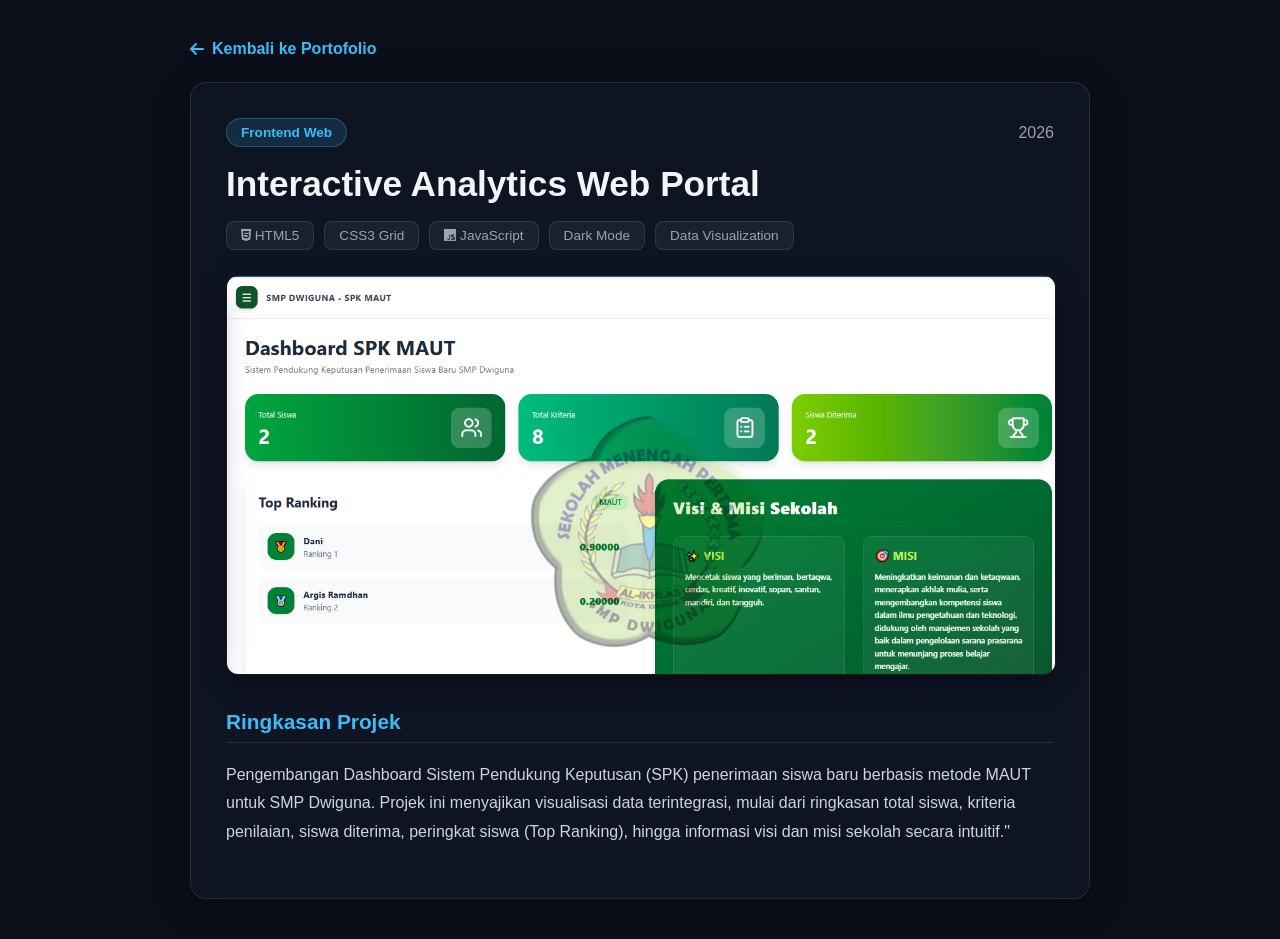
<file: detail-analytics.html>
<!DOCTYPE html>
<html lang="id">

<head>
    <meta charset="UTF-8">
    <meta name="viewport" content="width=device-width, initial-scale=1.0">
    <title>Detail Projek - Interactive Analytics Web Portal</title>
    <link rel="stylesheet" href="https://cdnjs.cloudflare.com/ajax/libs/font-awesome/6.4.0/css/all.min.css">
    <style>
        :root {
            --bg-color: #0b0f19;
            --card-bg: rgba(17, 24, 39, 0.7);
            --border-color: rgba(255, 255, 255, 0.1);
            --text-main: #f3f4f6;
            --text-sub: #9ca3af;
        }

        body {
            background-color: var(--bg-color);
            color: var(--text-main);
            font-family: 'Segoe UI', Tahoma, Geneva, Verdana, sans-serif;
            margin: 0;
            padding: 40px 20px;
            display: flex;
            justify-content: center;
        }

        .container {
            max-width: 900px;
            width: 100%;
        }

        .glass-box {
            background: var(--card-bg);
            backdrop-filter: blur(12px);
            -webkit-backdrop-filter: blur(12px);
            border: 1px solid var(--border-color);
            border-radius: 16px;
            padding: 35px;
            box-shadow: 0 8px 32px 0 rgba(0, 0, 0, 0.37);
        }

        .btn-back {
            display: inline-flex;
            align-items: center;
            gap: 8px;
            color: #38bdf8;
            text-decoration: none;
            font-weight: 600;
            margin-bottom: 24px;
            transition: transform 0.2s ease;
        }

        .btn-back:hover {
            transform: translateX(-5px);
        }

        .header-meta {
            display: flex;
            justify-content: space-between;
            align-items: center;
            margin-bottom: 16px;
        }

        .category-badge {
            background: rgba(56, 189, 248, 0.15);
            color: #38bdf8;
            padding: 6px 14px;
            border-radius: 20px;
            font-size: 0.85rem;
            font-weight: 600;
            border: 1px solid rgba(56, 189, 248, 0.3);
        }

        .project-title {
            font-size: 2.2rem;
            margin: 0 0 16px 0;
            line-height: 1.2;
        }

        .tech-tags {
            display: flex;
            gap: 10px;
            flex-wrap: wrap;
            margin-bottom: 25px;
        }

        .tag {
            background: rgba(255, 255, 255, 0.05);
            border: 1px solid var(--border-color);
            padding: 6px 14px;
            border-radius: 8px;
            font-size: 0.85rem;
            color: var(--text-sub);
        }

        /* STYLES UNTUK GAMBAR SUPAYA PRESISI DI DALAM BORDER */
        .project-image-container {
            width: 100%;
            margin: 25px 0 35px 0;
            border-radius: 12px;
            overflow: hidden;
            /* Memastikan sudut gambar ikut melengkung rapi */
            border: 1px solid var(--border-color);
            box-shadow: 0 8px 25px rgba(0, 0, 0, 0.4);
            background: #000;
            /* Latar belakang hitam jika ada sisa ruang */
        }

        .project-img,
        .project-image-container img {
            width: 100%;
            height: auto;
            max-height: 450px;
            /* Atur batas tinggi maksimal kotak */
            display: block;
            object-fit: contain;
            /* KUNCI: Mengecilkan seluruh gambar secara proporsional agar FIT di dalam kotak */
        }

        .section-title {
            font-size: 1.3rem;
            margin-top: 30px;
            border-bottom: 1px solid var(--border-color);
            padding-bottom: 8px;
            color: #38bdf8;
        }

        .description {
            line-height: 1.8;
            color: #d1d5db;
        }

        .feature-list {
            padding-left: 20px;
            line-height: 1.8;
            color: #d1d5db;
        }
    </style>
</head>

<body>

    <div class="container">
        <a href="index.html?from=detail#projects" class="btn-back">
            <i class="fa-solid fa-arrow-left"></i> Kembali ke Portofolio
        </a>

        <div class="glass-box">
            <div class="header-meta">
                <span class="category-badge">Frontend Web</span>
                <span style="color: var(--text-sub);">2026</span>
            </div>

            <h1 class="project-title">Interactive Analytics Web Portal</h1>

            <div class="tech-tags">
                <span class="tag"><i class="fa-brands fa-html5"></i> HTML5</span>
                <span class="tag"><i class="fa-css3-alt"></i> CSS3 Grid</span>
                <span class="tag"><i class="fa-brands fa-js"></i> JavaScript</span>
                <span class="tag">Dark Mode</span>
                <span class="tag">Data Visualization</span>
            </div>

            <!-- HASIL FOTO PROJEK MASUK DI SINI -->
            <div class="project-image-container">
                <img src="img/Dashboard.jpg" alt="Preview Dashboard">
            </div>

            <h2 class="section-title">Ringkasan Projek</h2>
            <p class="description">
                Pengembangan Dashboard Sistem Pendukung Keputusan (SPK) penerimaan siswa baru berbasis metode MAUT untuk
                SMP Dwiguna. Projek ini menyajikan visualisasi data terintegrasi, mulai dari ringkasan total siswa,
                kriteria penilaian, siswa diterima, peringkat siswa (Top Ranking), hingga informasi visi dan misi
                sekolah secara intuitif."
            </p>

        </div>
    </div>

</body>

</html>
</file>
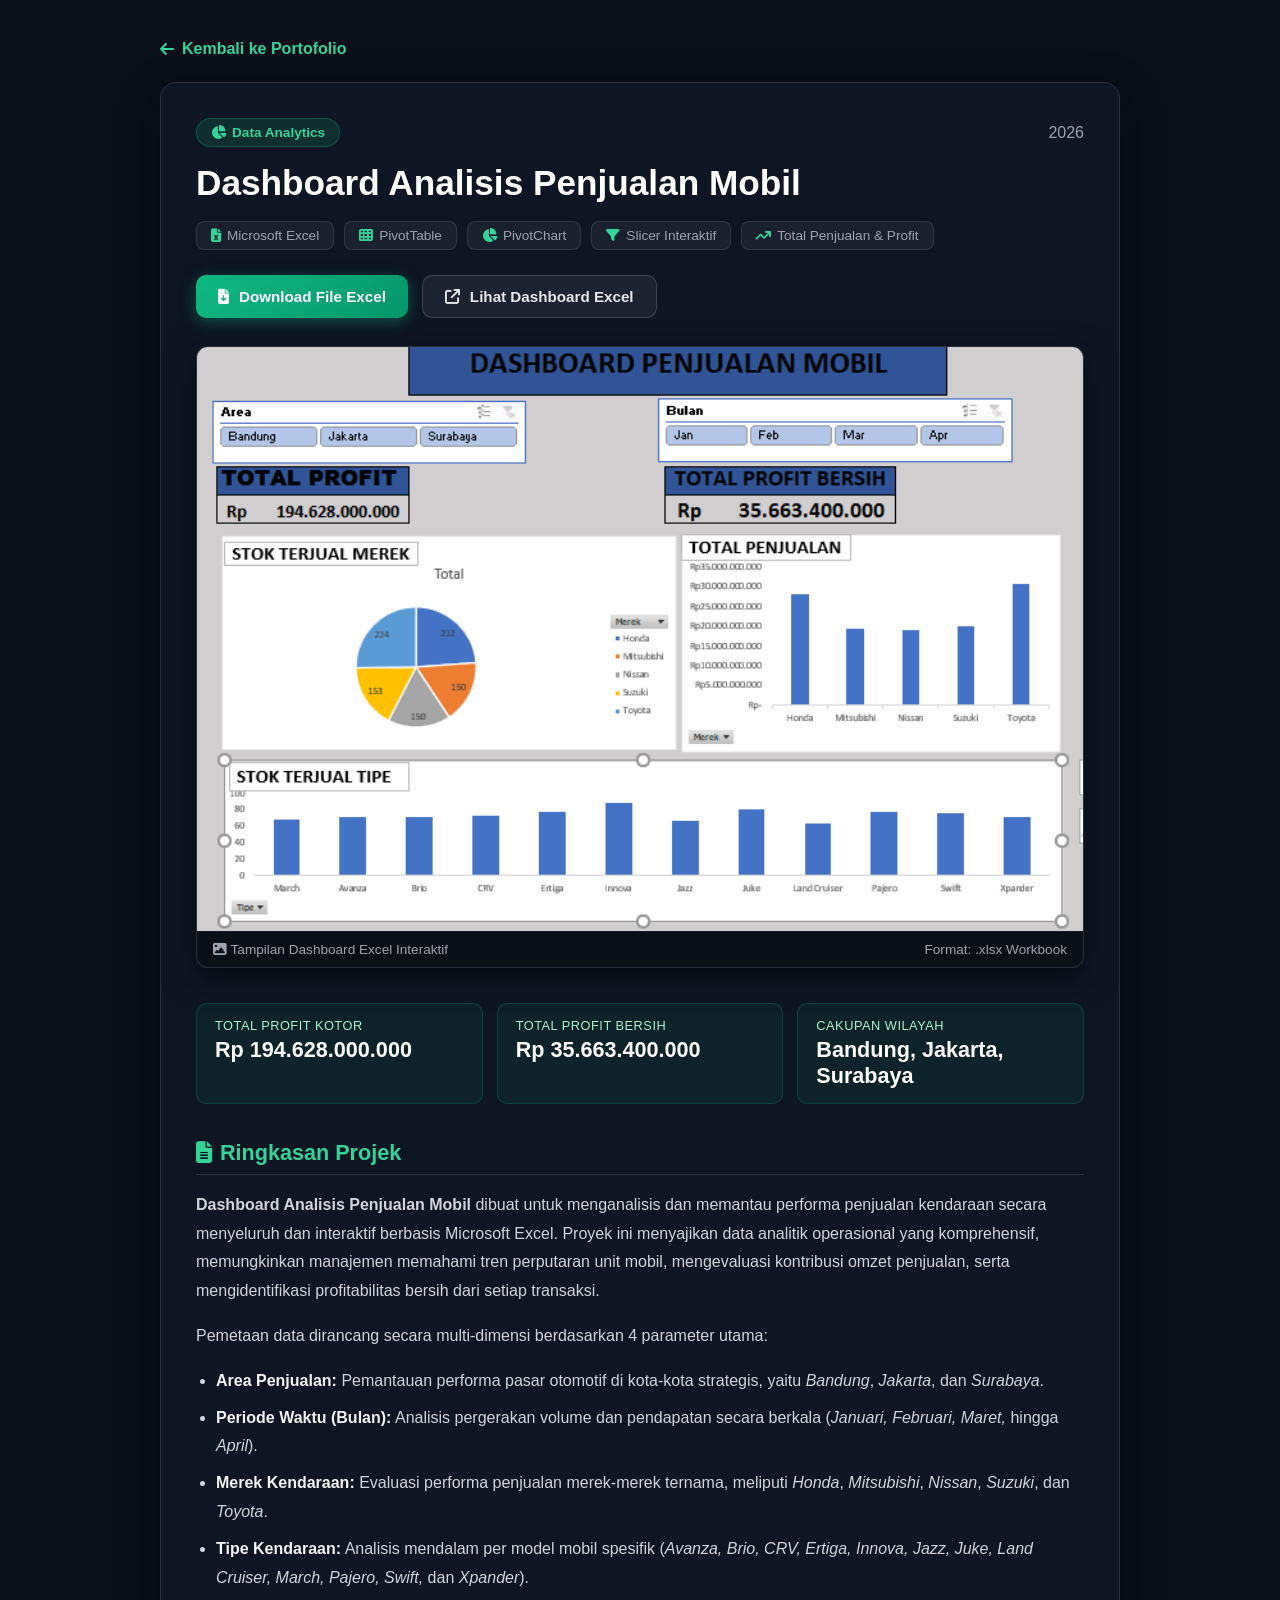
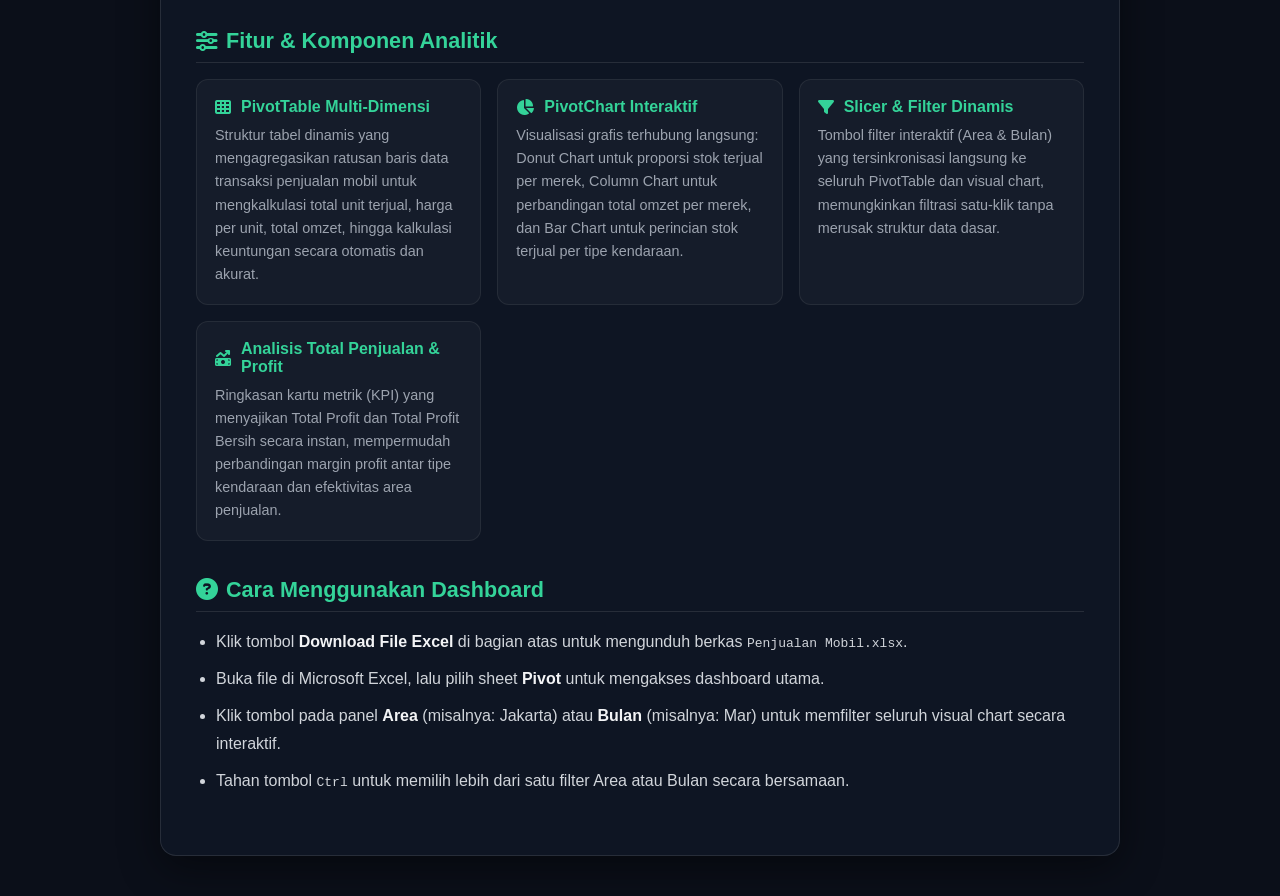
<file: detail-car-sales.html>
<!DOCTYPE html>
<html lang="id">

<head>
    <meta charset="UTF-8">
    <meta name="viewport" content="width=device-width, initial-scale=1.0">
    <title>Detail Projek - Dashboard Analisis Penjualan Mobil</title>
    <!-- FontAwesome Icons -->
    <link rel="stylesheet" href="https://cdnjs.cloudflare.com/ajax/libs/font-awesome/6.4.0/css/all.min.css">
    <style>
        :root {
            --bg-color: #0b0f19;
            --card-bg: rgba(17, 24, 39, 0.75);
            --border-color: rgba(255, 255, 255, 0.1);
            --primary-accent: #10b981;
            --primary-hover: #059669;
            --text-main: #f3f4f6;
            --text-sub: #9ca3af;
            --card-inner-bg: rgba(255, 255, 255, 0.03);
            --border-inner: rgba(255, 255, 255, 0.07);
        }

        * {
            box-sizing: border-box;
        }

        body {
            background-color: var(--bg-color);
            color: var(--text-main);
            font-family: 'Segoe UI', Tahoma, Geneva, Verdana, sans-serif;
            margin: 0;
            padding: 40px 20px;
            display: flex;
            justify-content: center;
            min-height: 100vh;
        }

        .container {
            max-width: 960px;
            width: 100%;
        }

        .glass-box {
            background: var(--card-bg);
            backdrop-filter: blur(14px);
            -webkit-backdrop-filter: blur(14px);
            border: 1px solid var(--border-color);
            border-radius: 16px;
            padding: 35px;
            box-shadow: 0 12px 40px 0 rgba(0, 0, 0, 0.45);
        }

        .btn-back {
            display: inline-flex;
            align-items: center;
            gap: 8px;
            color: #34d399;
            text-decoration: none;
            font-weight: 600;
            margin-bottom: 24px;
            transition: transform 0.2s ease, color 0.2s ease;
        }

        .btn-back:hover {
            transform: translateX(-5px);
            color: #6ee7b7;
        }

        .header-meta {
            display: flex;
            justify-content: space-between;
            align-items: center;
            margin-bottom: 14px;
            flex-wrap: wrap;
            gap: 10px;
        }

        .category-badge {
            background: rgba(16, 185, 129, 0.15);
            color: #34d399;
            padding: 6px 14px;
            border-radius: 20px;
            font-size: 0.85rem;
            font-weight: 600;
            border: 1px solid rgba(16, 185, 129, 0.3);
            display: inline-flex;
            align-items: center;
            gap: 6px;
        }

        .project-title {
            font-size: 2.2rem;
            margin: 0 0 16px 0;
            line-height: 1.25;
            color: #ffffff;
            font-weight: 700;
        }

        .tech-tags {
            display: flex;
            gap: 10px;
            flex-wrap: wrap;
            margin-bottom: 25px;
        }

        .tag {
            background: rgba(255, 255, 255, 0.05);
            border: 1px solid var(--border-color);
            padding: 6px 14px;
            border-radius: 8px;
            font-size: 0.85rem;
            color: var(--text-sub);
            display: inline-flex;
            align-items: center;
            gap: 6px;
        }

        .tag i {
            color: #34d399;
        }

        /* Action Buttons Group */
        .actions-toolbar {
            display: flex;
            gap: 14px;
            flex-wrap: wrap;
            margin: 20px 0 28px 0;
        }

        .btn-action {
            display: inline-flex;
            align-items: center;
            justify-content: center;
            gap: 10px;
            padding: 12px 22px;
            border-radius: 10px;
            font-size: 0.95rem;
            font-weight: 600;
            text-decoration: none;
            transition: all 0.25s ease;
            cursor: pointer;
            border: none;
            font-family: inherit;
        }

        .btn-primary-action {
            background: linear-gradient(135deg, #10b981 0%, #059669 100%);
            color: #ffffff;
            box-shadow: 0 4px 15px rgba(16, 185, 129, 0.35);
        }

        .btn-primary-action:hover {
            transform: translateY(-2px);
            box-shadow: 0 8px 25px rgba(16, 185, 129, 0.5);
            color: #ffffff;
        }

        .btn-secondary-action {
            background: rgba(255, 255, 255, 0.06);
            color: #e5e7eb;
            border: 1px solid rgba(255, 255, 255, 0.15);
            backdrop-filter: blur(8px);
        }

        .btn-secondary-action:hover {
            background: rgba(255, 255, 255, 0.12);
            border-color: rgba(52, 211, 153, 0.4);
            color: #ffffff;
            transform: translateY(-2px);
        }

        /* Notice banner for online status */
        .status-banner {
            display: none;
            background: rgba(59, 130, 246, 0.12);
            border: 1px solid rgba(59, 130, 246, 0.3);
            border-radius: 10px;
            padding: 12px 16px;
            margin-bottom: 20px;
            font-size: 0.9rem;
            color: #93c5fd;
            align-items: flex-start;
            gap: 10px;
            animation: fadeIn 0.3s ease;
        }

        .status-banner.visible {
            display: flex;
        }

        @keyframes fadeIn {
            from {
                opacity: 0;
                transform: translateY(-6px);
            }
            to {
                opacity: 1;
                transform: translateY(0);
            }
        }

        /* Large Project Image Container */
        .project-image-container {
            width: 100%;
            margin: 25px 0 35px 0;
            border-radius: 12px;
            overflow: hidden;
            border: 1px solid var(--border-color);
            box-shadow: 0 10px 30px rgba(0, 0, 0, 0.5);
            background: #111827;
        }

        .project-img {
            width: 100%;
            height: auto;
            max-height: 600px;
            display: block;
            object-fit: contain;
            margin: 0 auto;
        }

        .image-caption {
            padding: 10px 16px;
            background: rgba(0, 0, 0, 0.4);
            border-top: 1px solid rgba(255, 255, 255, 0.05);
            font-size: 0.85rem;
            color: var(--text-sub);
            display: flex;
            align-items: center;
            justify-content: space-between;
        }

        .section-title {
            font-size: 1.35rem;
            margin-top: 36px;
            margin-bottom: 14px;
            border-bottom: 1px solid var(--border-color);
            padding-bottom: 8px;
            color: #34d399;
            display: flex;
            align-items: center;
            gap: 8px;
        }

        .description {
            line-height: 1.8;
            color: #d1d5db;
            font-size: 1rem;
            margin-bottom: 16px;
        }

        .feature-list {
            padding-left: 20px;
            line-height: 1.8;
            color: #d1d5db;
            margin-bottom: 24px;
        }

        .feature-list li {
            margin-bottom: 8px;
        }

        .feature-list strong {
            color: #f3f4f6;
        }

        /* Feature cards grid */
        .features-grid {
            display: grid;
            grid-template-columns: repeat(auto-fit, minmax(260px, 1fr));
            gap: 16px;
            margin-top: 16px;
            margin-bottom: 24px;
        }

        .feature-card {
            background: var(--card-inner-bg);
            border: 1px solid var(--border-inner);
            border-radius: 12px;
            padding: 18px;
            transition: border-color 0.2s ease, transform 0.2s ease;
        }

        .feature-card:hover {
            border-color: rgba(52, 211, 153, 0.3);
            transform: translateY(-2px);
        }

        .feature-card-header {
            display: flex;
            align-items: center;
            gap: 10px;
            margin-bottom: 8px;
            color: #34d399;
            font-weight: 600;
            font-size: 1rem;
        }

        .feature-card p {
            margin: 0;
            font-size: 0.9rem;
            color: #9ca3af;
            line-height: 1.6;
        }

        /* Metric Highlights */
        .kpi-row {
            display: grid;
            grid-template-columns: repeat(auto-fit, minmax(200px, 1fr));
            gap: 14px;
            margin: 20px 0;
        }

        .kpi-box {
            background: rgba(16, 185, 129, 0.08);
            border: 1px solid rgba(16, 185, 129, 0.2);
            border-radius: 10px;
            padding: 14px 18px;
        }

        .kpi-label {
            font-size: 0.8rem;
            text-transform: uppercase;
            letter-spacing: 0.5px;
            color: #a7f3d0;
            margin-bottom: 4px;
        }

        .kpi-val {
            font-size: 1.35rem;
            font-weight: 700;
            color: #ffffff;
        }

        /* Responsive adjustments */
        @media (max-width: 768px) {
            body {
                padding: 20px 12px;
            }

            .glass-box {
                padding: 22px;
            }

            .project-title {
                font-size: 1.7rem;
            }

            .actions-toolbar {
                flex-direction: column;
            }

            .btn-action {
                width: 100%;
            }

            .project-image-container img {
                max-height: 380px;
            }
        }
    </style>
</head>

<body>

    <div class="container">
        <!-- LINK KEMBALI KE HALAMAN PORTOFOLIO (#projects) -->
        <a href="index.html?from=detail#projects" class="btn-back">
            <i class="fa-solid fa-arrow-left"></i> Kembali ke Portofolio
        </a>

        <div class="glass-box">
            <div class="header-meta">
                <span class="category-badge">
                    <i class="fa-solid fa-chart-pie"></i> Data Analytics
                </span>
                <span style="color: var(--text-sub);">2026</span>
            </div>

            <h1 class="project-title">Dashboard Analisis Penjualan Mobil</h1>

            <div class="tech-tags">
                <span class="tag"><i class="fa-solid fa-file-excel"></i> Microsoft Excel</span>
                <span class="tag"><i class="fa-solid fa-table-cells"></i> PivotTable</span>
                <span class="tag"><i class="fa-solid fa-chart-pie"></i> PivotChart</span>
                <span class="tag"><i class="fa-solid fa-filter"></i> Slicer Interaktif</span>
                <span class="tag"><i class="fa-solid fa-arrow-trend-up"></i> Total Penjualan & Profit</span>
            </div>

            <!-- DUA TOMBOL AKSI UTAMA -->
            <div class="actions-toolbar">
                <a href="files/Penjualan Mobil.xlsx" download="Penjualan Mobil.xlsx" class="btn-action btn-primary-action">
                    <i class="fa-solid fa-file-arrow-down"></i> Download File Excel
                </a>
                <button type="button" class="btn-action btn-secondary-action" id="btnOnlineDashboard" onclick="checkExcelOnline()">
                    <i class="fa-solid fa-arrow-up-right-from-square"></i> Lihat Dashboard Excel
                </button>
            </div>

            <!-- Notifikasi jika Excel Online belum dikonfigurasi -->
            <div id="onlineStatusBanner" class="status-banner" role="status">
                <i class="fa-solid fa-circle-info" style="font-size: 1.1rem; margin-top: 2px;"></i>
                <div>
                    <strong>Informasi Tautan Excel Online:</strong><br>
                    Tautan <em>Excel Online</em> saat ini belum dikonfigurasi / belum ditautkan ke layanan cloud Microsoft 365 / OneDrive. Untuk melihat, berinteraksi dengan Slicer, dan mengeksplorasi formula PivotTable secara penuh, silakan gunakan tombol <strong>Download File Excel</strong> di atas untuk membuka workbook <code>Penjualan Mobil.xlsx</code> secara langsung di aplikasi Microsoft Excel Anda.
                </div>
            </div>

            <!-- FOTO DASHBOARD BERUKURAN BESAR -->
            <div class="project-image-container">
                <img src="img/dashboard-penjualan-mobil.png" alt="Screenshot Dashboard Analisis Penjualan Mobil" class="project-img">
                <div class="image-caption">
                    <span><i class="fa-solid fa-image"></i> Tampilan Dashboard Excel Interaktif</span>
                    <span>Format: .xlsx Workbook</span>
                </div>
            </div>

            <!-- RINGKASAN METRIK FINANSIAL -->
            <div class="kpi-row">
                <div class="kpi-box">
                    <div class="kpi-label">Total Profit Kotor</div>
                    <div class="kpi-val">Rp 194.628.000.000</div>
                </div>
                <div class="kpi-box">
                    <div class="kpi-label">Total Profit Bersih</div>
                    <div class="kpi-val">Rp 35.663.400.000</div>
                </div>
                <div class="kpi-box">
                    <div class="kpi-label">Cakupan Wilayah</div>
                    <div class="kpi-val">Bandung, Jakarta, Surabaya</div>
                </div>
            </div>

            <!-- RINGKASAN PROJEK -->
            <h2 class="section-title">
                <i class="fa-solid fa-file-lines"></i> Ringkasan Projek
            </h2>
            <p class="description">
                <strong>Dashboard Analisis Penjualan Mobil</strong> dibuat untuk menganalisis dan memantau performa penjualan kendaraan secara menyeluruh dan interaktif berbasis Microsoft Excel. Proyek ini menyajikan data analitik operasional yang komprehensif, memungkinkan manajemen memahami tren perputaran unit mobil, mengevaluasi kontribusi omzet penjualan, serta mengidentifikasi profitabilitas bersih dari setiap transaksi.
            </p>
            <p class="description">
                Pemetaan data dirancang secara multi-dimensi berdasarkan 4 parameter utama:
            </p>
            <ul class="feature-list">
                <li><strong>Area Penjualan:</strong> Pemantauan performa pasar otomotif di kota-kota strategis, yaitu <em>Bandung</em>, <em>Jakarta</em>, dan <em>Surabaya</em>.</li>
                <li><strong>Periode Waktu (Bulan):</strong> Analisis pergerakan volume dan pendapatan secara berkala (<em>Januari, Februari, Maret,</em> hingga <em>April</em>).</li>
                <li><strong>Merek Kendaraan:</strong> Evaluasi performa penjualan merek-merek ternama, meliputi <em>Honda</em>, <em>Mitsubishi</em>, <em>Nissan</em>, <em>Suzuki</em>, dan <em>Toyota</em>.</li>
                <li><strong>Tipe Kendaraan:</strong> Analisis mendalam per model mobil spesifik (<em>Avanza, Brio, CRV, Ertiga, Innova, Jazz, Juke, Land Cruiser, March, Pajero, Swift,</em> dan <em>Xpander</em>).</li>
            </ul>

            <!-- FITUR & TEKNIKAL ANALITIK -->
            <h2 class="section-title">
                <i class="fa-solid fa-sliders"></i> Fitur & Komponen Analitik
            </h2>
            <div class="features-grid">
                <div class="feature-card">
                    <div class="feature-card-header">
                        <i class="fa-solid fa-table-cells"></i>
                        <span>PivotTable Multi-Dimensi</span>
                    </div>
                    <p>
                        Struktur tabel dinamis yang mengagregasikan ratusan baris data transaksi penjualan mobil untuk mengkalkulasi total unit terjual, harga per unit, total omzet, hingga kalkulasi keuntungan secara otomatis dan akurat.
                    </p>
                </div>

                <div class="feature-card">
                    <div class="feature-card-header">
                        <i class="fa-solid fa-chart-pie"></i>
                        <span>PivotChart Interaktif</span>
                    </div>
                    <p>
                        Visualisasi grafis terhubung langsung: Donut Chart untuk proporsi stok terjual per merek, Column Chart untuk perbandingan total omzet per merek, dan Bar Chart untuk perincian stok terjual per tipe kendaraan.
                    </p>
                </div>

                <div class="feature-card">
                    <div class="feature-card-header">
                        <i class="fa-solid fa-filter"></i>
                        <span>Slicer & Filter Dinamis</span>
                    </div>
                    <p>
                        Tombol filter interaktif (Area & Bulan) yang tersinkronisasi langsung ke seluruh PivotTable dan visual chart, memungkinkan filtrasi satu-klik tanpa merusak struktur data dasar.
                    </p>
                </div>

                <div class="feature-card">
                    <div class="feature-card-header">
                        <i class="fa-solid fa-money-bill-trend-up"></i>
                        <span>Analisis Total Penjualan & Profit</span>
                    </div>
                    <p>
                        Ringkasan kartu metrik (KPI) yang menyajikan Total Profit dan Total Profit Bersih secara instan, mempermudah perbandingan margin profit antar tipe kendaraan dan efektivitas area penjualan.
                    </p>
                </div>
            </div>

            <!-- PANDUAN PENGGUNAAN -->
            <h2 class="section-title">
                <i class="fa-solid fa-circle-question"></i> Cara Menggunakan Dashboard
            </h2>
            <ul class="feature-list">
                <li>Klik tombol <strong>Download File Excel</strong> di bagian atas untuk mengunduh berkas <code>Penjualan Mobil.xlsx</code>.</li>
                <li>Buka file di Microsoft Excel, lalu pilih sheet <strong>Pivot</strong> untuk mengakses dashboard utama.</li>
                <li>Klik tombol pada panel <strong>Area</strong> (misalnya: Jakarta) atau <strong>Bulan</strong> (misalnya: Mar) untuk memfilter seluruh visual chart secara interaktif.</li>
                <li>Tahan tombol <code>Ctrl</code> untuk memilih lebih dari satu filter Area atau Bulan secara bersamaan.</li>
            </ul>
        </div>
    </div>

    <script>
        function checkExcelOnline() {
            var banner = document.getElementById('onlineStatusBanner');
            if (banner) {
                banner.classList.add('visible');
                banner.scrollIntoView({ behavior: 'smooth', block: 'nearest' });
            }
        }
    </script>
</body>

</html>
</file>
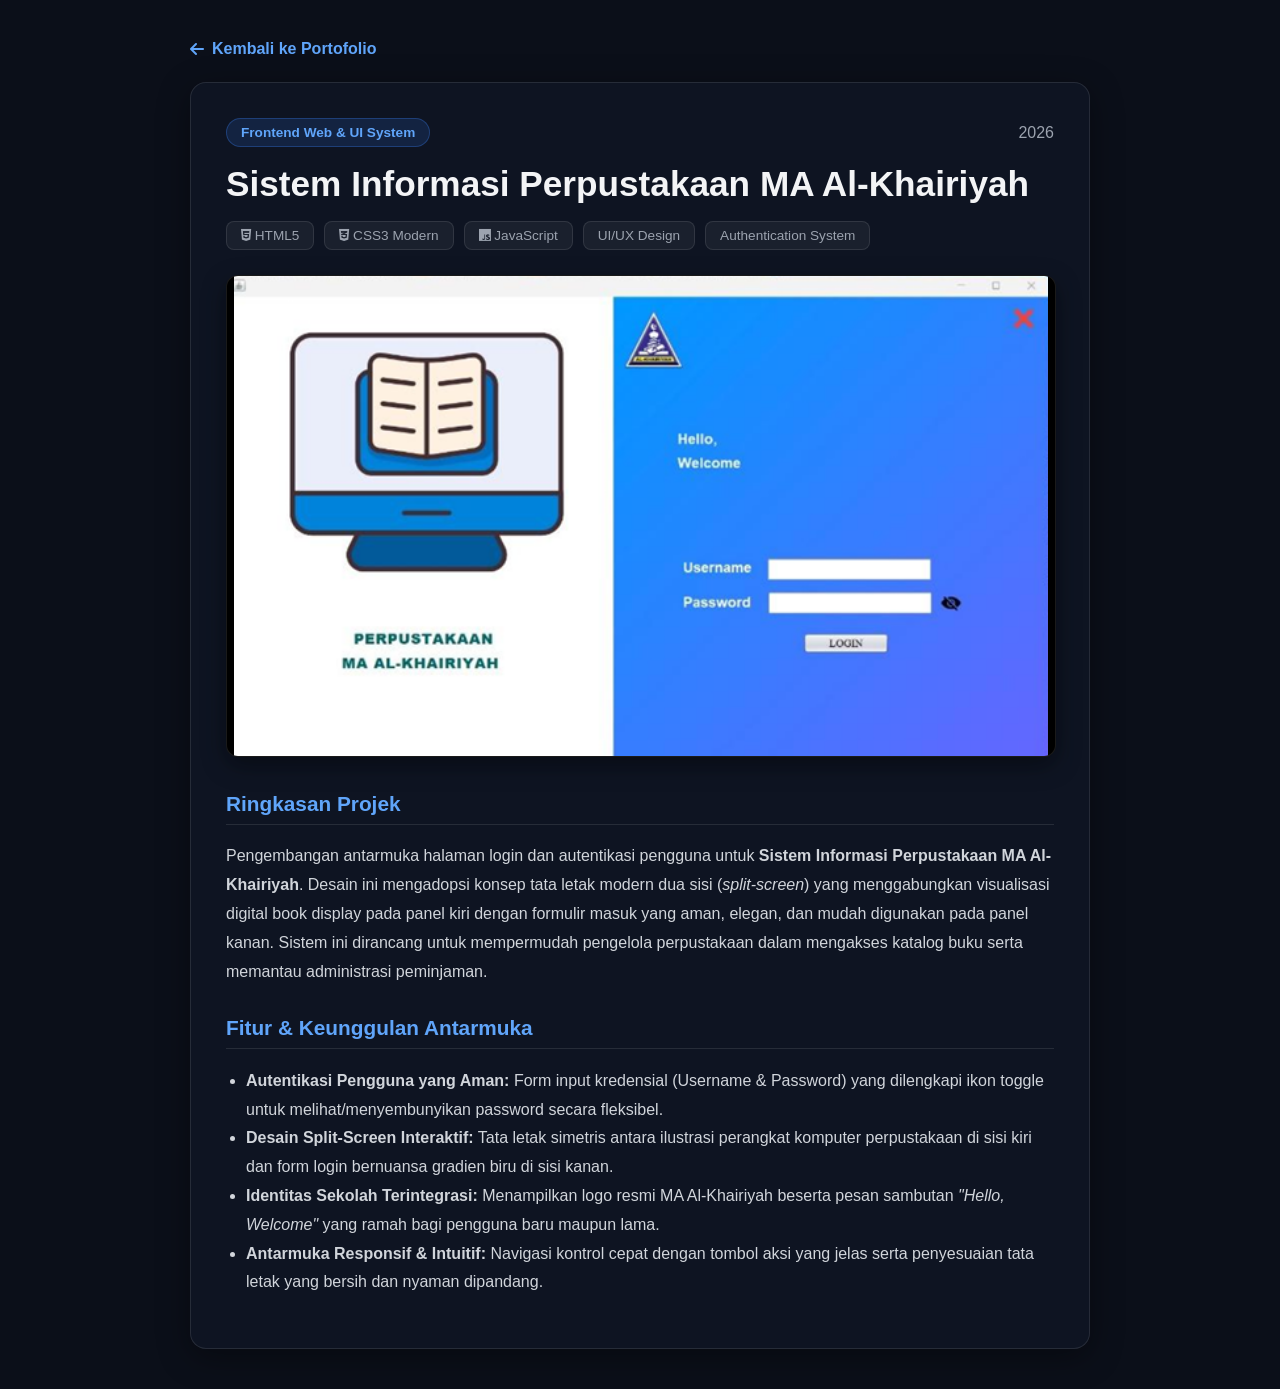
<file: detail-corporate.html>
<!DOCTYPE html>
<html lang="id">

<head>
    <meta charset="UTF-8">
    <meta name="viewport" content="width=device-width, initial-scale=1.0">
    <title>Detail Projek - Perpustakaan Digital MA Al-Khairiyah</title>
    <!-- FontAwesome Icons -->
    <link rel="stylesheet" href="https://cdnjs.cloudflare.com/ajax/libs/font-awesome/6.4.0/css/all.min.css">
    <style>
        :root {
            --bg-color: #0b0f19;
            --card-bg: rgba(17, 24, 39, 0.7);
            --border-color: rgba(255, 255, 255, 0.1);
            --primary-accent: #3b82f6;
            /* Warna Biru khas UI Login Perpustakaan */
            --text-main: #f3f4f6;
            --text-sub: #9ca3af;
        }

        body {
            background-color: var(--bg-color);
            color: var(--text-main);
            font-family: 'Segoe UI', Tahoma, Geneva, Verdana, sans-serif;
            margin: 0;
            padding: 40px 20px;
            display: flex;
            justify-content: center;
        }

        .container {
            max-width: 900px;
            width: 100%;
        }

        .glass-box {
            background: var(--card-bg);
            backdrop-filter: blur(12px);
            -webkit-backdrop-filter: blur(12px);
            border: 1px solid var(--border-color);
            border-radius: 16px;
            padding: 35px;
            box-shadow: 0 8px 32px 0 rgba(0, 0, 0, 0.37);
        }

        .btn-back {
            display: inline-flex;
            align-items: center;
            gap: 8px;
            color: #60a5fa;
            text-decoration: none;
            font-weight: 600;
            margin-bottom: 24px;
            transition: transform 0.2s ease;
        }

        .btn-back:hover {
            transform: translateX(-5px);
        }

        .header-meta {
            display: flex;
            justify-content: space-between;
            align-items: center;
            margin-bottom: 16px;
        }

        .category-badge {
            background: rgba(59, 130, 246, 0.15);
            color: #60a5fa;
            padding: 6px 14px;
            border-radius: 20px;
            font-size: 0.85rem;
            font-weight: 600;
            border: 1px solid rgba(59, 130, 246, 0.3);
        }

        .project-title {
            font-size: 2.2rem;
            margin: 0 0 16px 0;
            line-height: 1.2;
        }

        .tech-tags {
            display: flex;
            gap: 10px;
            flex-wrap: wrap;
            margin-bottom: 25px;
        }

        .tag {
            background: rgba(255, 255, 255, 0.05);
            border: 1px solid var(--border-color);
            padding: 6px 14px;
            border-radius: 8px;
            font-size: 0.85rem;
            color: var(--text-sub);
        }

        /* STYLES UNTUK GAMBAR SUPAYA PRESISI DI DALAM BORDER */
        .project-image-container {
            width: 100%;
            margin: 25px 0 35px 0;
            border-radius: 12px;
            overflow: hidden;
            border: 1px solid var(--border-color);
            box-shadow: 0 8px 25px rgba(0, 0, 0, 0.4);
            background: #000;
        }

        .project-img,
        .project-image-container img {
            width: 100%;
            height: auto;
            max-height: 480px;
            display: block;
            object-fit: contain;
            margin: 0 auto;
        }

        .section-title {
            font-size: 1.3rem;
            margin-top: 30px;
            border-bottom: 1px solid var(--border-color);
            padding-bottom: 8px;
            color: #60a5fa;
        }

        .description {
            line-height: 1.8;
            color: #d1d5db;
        }

        .feature-list {
            padding-left: 20px;
            line-height: 1.8;
            color: #d1d5db;
        }
    </style>
</head>

<body>

    <div class="container">
        <!-- LINK KEMBALI KE HALAMAN PORTOFOLIO (#projects) -->
        <a href="index.html?from=detail#projects" class="btn-back">
            <i class="fa-solid fa-arrow-left"></i> Kembali ke Portofolio
        </a>

        <div class="glass-box">
            <div class="header-meta">
                <span class="category-badge">Frontend Web & UI System</span>
                <span style="color: var(--text-sub);">2026</span>
            </div>

            <h1 class="project-title">Sistem Informasi Perpustakaan MA Al-Khairiyah</h1>

            <div class="tech-tags">
                <span class="tag"><i class="fa-brands fa-html5"></i> HTML5</span>
                <span class="tag"><i class="fa-brands fa-css3-alt"></i> CSS3 Modern</span>
                <span class="tag"><i class="fa-brands fa-js"></i> JavaScript</span>
                <span class="tag">UI/UX Design</span>
                <span class="tag">Authentication System</span>
            </div>

            <!-- HASIL FOTO PROJEK MASUK DI SINI -->
            <div class="project-image-container">
                <img src="img/Login Perpus.jpg" alt="Preview Login Perpustakaan MA Al-Khairiyah" class="project-img">
            </div>

            <h2 class="section-title">Ringkasan Projek</h2>
            <p class="description">
                Pengembangan antarmuka halaman login dan autentikasi pengguna untuk <strong>Sistem Informasi
                    Perpustakaan MA Al-Khairiyah</strong>.
                Desain ini mengadopsi konsep tata letak modern dua sisi (<em>split-screen</em>) yang menggabungkan
                visualisasi digital book display
                pada panel kiri dengan formulir masuk yang aman, elegan, dan mudah digunakan pada panel kanan. Sistem
                ini dirancang untuk
                mempermudah pengelola perpustakaan dalam mengakses katalog buku serta memantau administrasi peminjaman.
            </p>

            <h2 class="section-title">Fitur & Keunggulan Antarmuka</h2>
            <ul class="feature-list">
                <li><strong>Autentikasi Pengguna yang Aman:</strong> Form input kredensial (Username & Password) yang
                    dilengkapi ikon toggle untuk melihat/menyembunyikan password secara fleksibel.</li>
                <li><strong>Desain Split-Screen Interaktif:</strong> Tata letak simetris antara ilustrasi perangkat
                    komputer perpustakaan di sisi kiri dan form login bernuansa gradien biru di sisi kanan.</li>
                <li><strong>Identitas Sekolah Terintegrasi:</strong> Menampilkan logo resmi MA Al-Khairiyah beserta
                    pesan sambutan <em>"Hello, Welcome"</em> yang ramah bagi pengguna baru maupun lama.</li>
                <li><strong>Antarmuka Responsif & Intuitif:</strong> Navigasi kontrol cepat dengan tombol aksi yang
                    jelas serta penyesuaian tata letak yang bersih dan nyaman dipandang.</li>
            </ul>
        </div>
    </div>

</body>

</html>
</file>
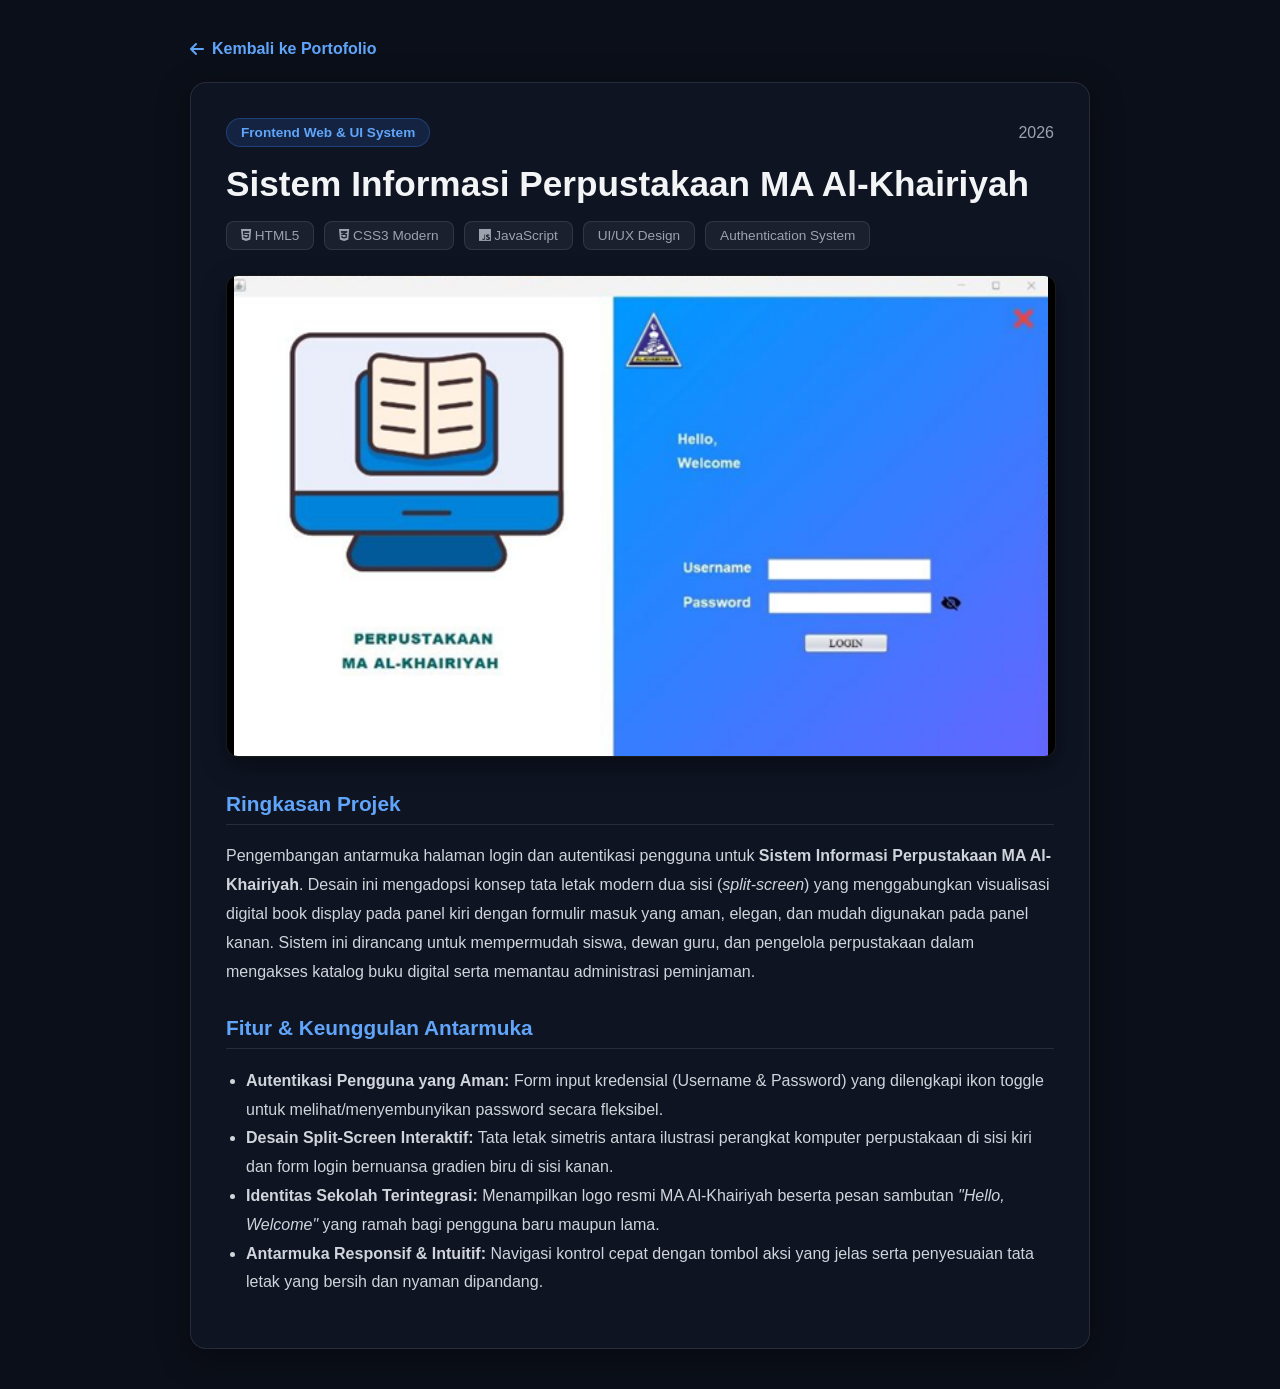
<file: detail-ecommerce.html>
<!DOCTYPE html>
<html lang="id">

<head>
    <meta charset="UTF-8">
    <meta name="viewport" content="width=device-width, initial-scale=1.0">
    <title>Detail Projek - Perpustakaan Digital MA Al-Khairiyah</title>
    <!-- FontAwesome Icons -->
    <link rel="stylesheet" href="https://cdnjs.cloudflare.com/ajax/libs/font-awesome/6.4.0/css/all.min.css">
    <style>
        :root {
            --bg-color: #0b0f19;
            --card-bg: rgba(17, 24, 39, 0.7);
            --border-color: rgba(255, 255, 255, 0.1);
            --primary-accent: #3b82f6;
            --text-main: #f3f4f6;
            --text-sub: #9ca3af;
        }

        body {
            background-color: var(--bg-color);
            color: var(--text-main);
            font-family: 'Segoe UI', Tahoma, Geneva, Verdana, sans-serif;
            margin: 0;
            padding: 40px 20px;
            display: flex;
            justify-content: center;
        }

        .container {
            max-width: 900px;
            width: 100%;
        }

        .glass-box {
            background: var(--card-bg);
            backdrop-filter: blur(12px);
            -webkit-backdrop-filter: blur(12px);
            border: 1px solid var(--border-color);
            border-radius: 16px;
            padding: 35px;
            box-shadow: 0 8px 32px 0 rgba(0, 0, 0, 0.37);
        }

        .btn-back {
            display: inline-flex;
            align-items: center;
            gap: 8px;
            color: #60a5fa;
            text-decoration: none;
            font-weight: 600;
            margin-bottom: 24px;
            transition: transform 0.2s ease;
        }

        .btn-back:hover {
            transform: translateX(-5px);
        }

        .header-meta {
            display: flex;
            justify-content: space-between;
            align-items: center;
            margin-bottom: 16px;
        }

        .category-badge {
            background: rgba(59, 130, 246, 0.15);
            color: #60a5fa;
            padding: 6px 14px;
            border-radius: 20px;
            font-size: 0.85rem;
            font-weight: 600;
            border: 1px solid rgba(59, 130, 246, 0.3);
        }

        .project-title {
            font-size: 2.2rem;
            margin: 0 0 16px 0;
            line-height: 1.2;
        }

        .tech-tags {
            display: flex;
            gap: 10px;
            flex-wrap: wrap;
            margin-bottom: 25px;
        }

        .tag {
            background: rgba(255, 255, 255, 0.05);
            border: 1px solid var(--border-color);
            padding: 6px 14px;
            border-radius: 8px;
            font-size: 0.85rem;
            color: var(--text-sub);
        }

        /* STYLES UNTUK GAMBAR SUPAYA PRESISI DI DALAM BORDER */
        .project-image-container {
            width: 100%;
            margin: 25px 0 35px 0;
            border-radius: 12px;
            overflow: hidden;
            border: 1px solid var(--border-color);
            box-shadow: 0 8px 25px rgba(0, 0, 0, 0.4);
            background: #000;
        }

        .project-img,
        .project-image-container img {
            width: 100%;
            height: auto;
            max-height: 480px;
            display: block;
            object-fit: contain;
            margin: 0 auto;
        }

        .section-title {
            font-size: 1.3rem;
            margin-top: 30px;
            border-bottom: 1px solid var(--border-color);
            padding-bottom: 8px;
            color: #60a5fa;
        }

        .description {
            line-height: 1.8;
            color: #d1d5db;
        }

        .feature-list {
            padding-left: 20px;
            line-height: 1.8;
            color: #d1d5db;
        }
    </style>
</head>

<body>

    <div class="container">
        <!-- LINK KEMBALI KE HALAMAN PORTOFOLIO (#projects) -->
        <a href="index.html?from=detail#projects" class="btn-back">
            <i class="fa-solid fa-arrow-left"></i> Kembali ke Portofolio
        </a>

        <div class="glass-box">
            <div class="header-meta">
                <span class="category-badge">Frontend Web & UI System</span>
                <span style="color: var(--text-sub);">2026</span>
            </div>

            <h1 class="project-title">Sistem Informasi Perpustakaan MA Al-Khairiyah</h1>

            <div class="tech-tags">
                <span class="tag"><i class="fa-brands fa-html5"></i> HTML5</span>
                <span class="tag"><i class="fa-brands fa-css3-alt"></i> CSS3 Modern</span>
                <span class="tag"><i class="fa-brands fa-js"></i> JavaScript</span>
                <span class="tag">UI/UX Design</span>
                <span class="tag">Authentication System</span>
            </div>

            <!-- HASIL FOTO PROJEK MASUK DI SINI -->
            <div class="project-image-container">
                <img src="img/Login Perpus.jpg" alt="Preview Login Perpustakaan MA Al-Khairiyah" class="project-img">
            </div>

            <h2 class="section-title">Ringkasan Projek</h2>
            <p class="description">
                Pengembangan antarmuka halaman login dan autentikasi pengguna untuk <strong>Sistem Informasi Perpustakaan MA Al-Khairiyah</strong>. 
                Desain ini mengadopsi konsep tata letak modern dua sisi (<em>split-screen</em>) yang menggabungkan visualisasi digital book display 
                pada panel kiri dengan formulir masuk yang aman, elegan, dan mudah digunakan pada panel kanan. Sistem ini dirancang untuk 
                mempermudah siswa, dewan guru, dan pengelola perpustakaan dalam mengakses katalog buku digital serta memantau administrasi peminjaman.
            </p>

            <h2 class="section-title">Fitur & Keunggulan Antarmuka</h2>
            <ul class="feature-list">
                <li><strong>Autentikasi Pengguna yang Aman:</strong> Form input kredensial (Username & Password) yang dilengkapi ikon toggle untuk melihat/menyembunyikan password secara fleksibel.</li>
                <li><strong>Desain Split-Screen Interaktif:</strong> Tata letak simetris antara ilustrasi perangkat komputer perpustakaan di sisi kiri dan form login bernuansa gradien biru di sisi kanan.</li>
                <li><strong>Identitas Sekolah Terintegrasi:</strong> Menampilkan logo resmi MA Al-Khairiyah beserta pesan sambutan <em>"Hello, Welcome"</em> yang ramah bagi pengguna baru maupun lama.</li>
                <li><strong>Antarmuka Responsif & Intuitif:</strong> Navigasi kontrol cepat dengan tombol aksi yang jelas serta penyesuaian tata letak yang bersih dan nyaman dipandang.</li>
            </ul>
        </div>
    </div>

</body>

</html>
</file>
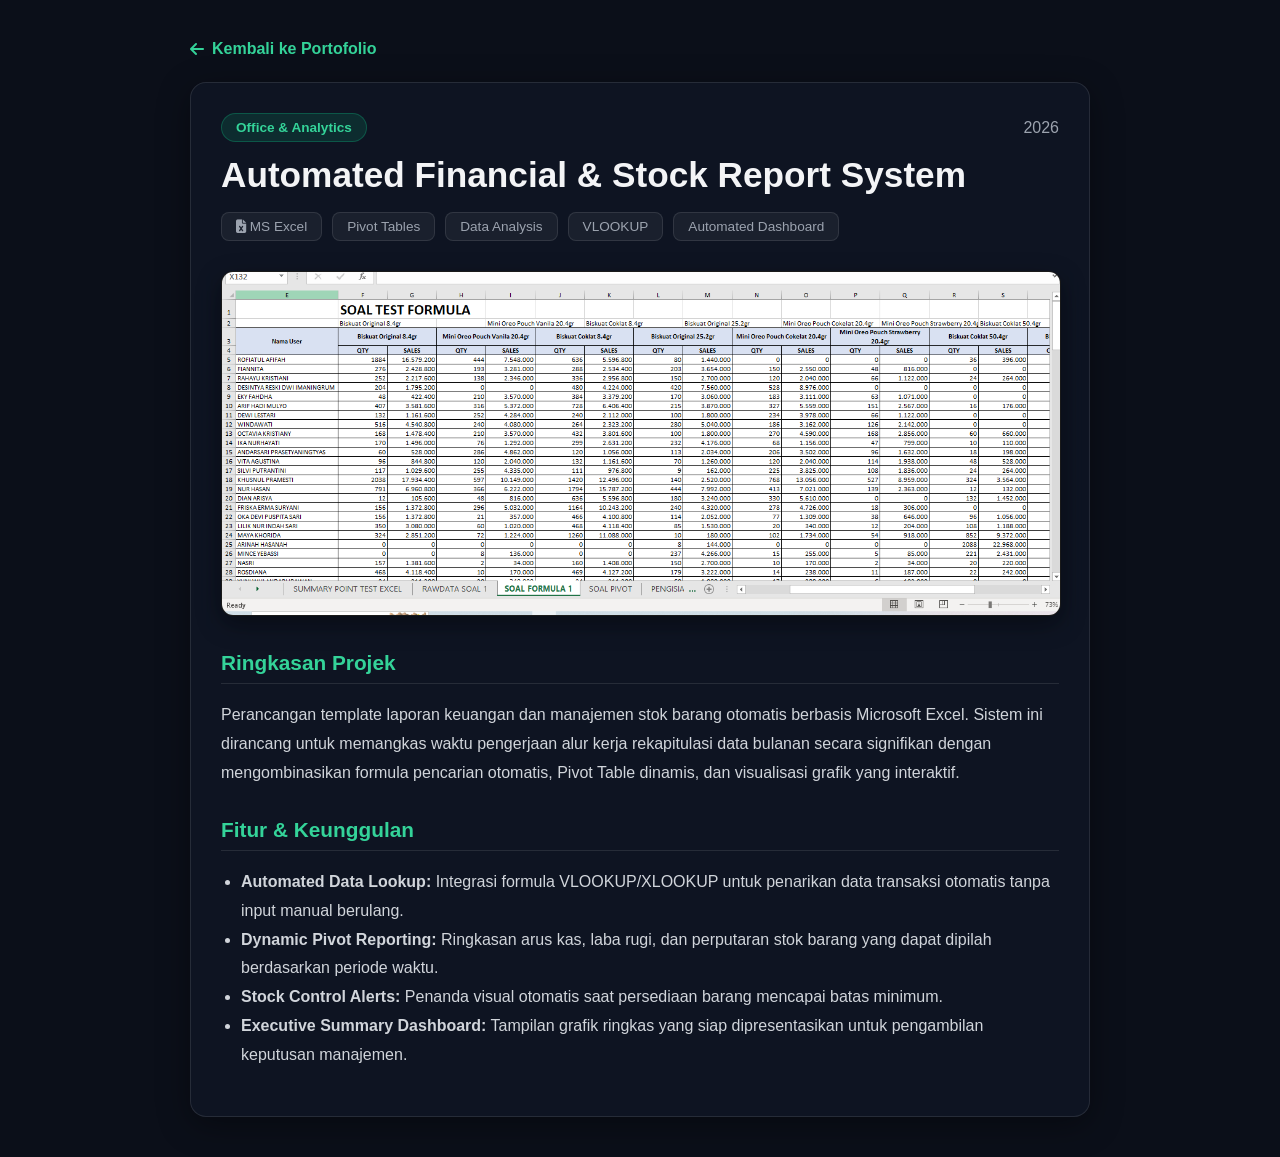
<file: detail-financial.html>
<!DOCTYPE html>
<html lang="id">

<head>
    <meta charset="UTF-8">
    <meta name="viewport" content="width=device-width, initial-scale=1.0">
    <title>Detail Projek - Pengolahan Data Penjualan Produk Menggunakan Formula Excel</title>
    <!-- FontAwesome Icons -->
    <link rel="stylesheet" href="https://cdnjs.cloudflare.com/ajax/libs/font-awesome/6.4.0/css/all.min.css">
    <style>
        :root {
            --bg-color: #0b0f19;
            --card-bg: rgba(17, 24, 39, 0.7);
            --border-color: rgba(255, 255, 255, 0.1);
            --primary-accent: #10b981;
            /* Warna Emerald Green khas Excel & Financial System */
            --text-main: #f3f4f6;
            --text-sub: #9ca3af;
        }

        body {
            background-color: var(--bg-color);
            color: var(--text-main);
            font-family: 'Segoe UI', Tahoma, Geneva, Verdana, sans-serif;
            margin: 0;
            padding: 40px 20px;
            display: flex;
            justify-content: center;
        }

        .container {
            max-width: 900px;
            width: 100%;
        }

        .glass-box {
            background: var(--card-bg);
            backdrop-filter: blur(12px);
            -webkit-backdrop-filter: blur(12px);
            border: 1px solid var(--border-color);
            border-radius: 16px;
            padding: 30px;
            box-shadow: 0 8px 32px 0 rgba(0, 0, 0, 0.37);
        }

        .btn-back {
            display: inline-flex;
            align-items: center;
            gap: 8px;
            color: #34d399;
            text-decoration: none;
            font-weight: 600;
            margin-bottom: 24px;
            transition: transform 0.2s ease;
        }

        .btn-back:hover {
            transform: translateX(-5px);
        }

        .header-meta {
            display: flex;
            justify-content: space-between;
            align-items: center;
            margin-bottom: 12px;
        }

        .category-badge {
            background: rgba(16, 185, 129, 0.15);
            color: #34d399;
            padding: 6px 14px;
            border-radius: 20px;
            font-size: 0.85rem;
            font-weight: 600;
            border: 1px solid rgba(16, 185, 129, 0.3);
        }

        .project-title {
            font-size: 2.2rem;
            margin: 0 0 16px 0;
            line-height: 1.2;
        }

        /* STYLES UNTUK GAMBAR SUPAYA PRESISI DI DALAM BORDER */
        .project-image-container {
            width: 100%;
            margin: 25px 0 35px 0;
            border-radius: 12px;
            overflow: hidden;
            border: 1px solid var(--border-color);
            box-shadow: 0 8px 25px rgba(0, 0, 0, 0.4);
            background: #000;
        }

        .project-img,
        .project-image-container img {
            width: 100%;
            height: auto;
            max-height: 500px;
            display: block;
            object-fit: contain;
            margin: 0 auto;
        }

        .tech-tags {
            display: flex;
            gap: 10px;
            flex-wrap: wrap;
            margin-bottom: 30px;
        }

        .tag {
            background: rgba(255, 255, 255, 0.05);
            border: 1px solid var(--border-color);
            padding: 6px 14px;
            border-radius: 8px;
            font-size: 0.85rem;
            color: var(--text-sub);
        }

        .section-title {
            font-size: 1.3rem;
            margin-top: 30px;
            border-bottom: 1px solid var(--border-color);
            padding-bottom: 8px;
            color: #34d399;
        }

        .description {
            line-height: 1.8;
            color: #d1d5db;
        }

        .feature-list {
            padding-left: 20px;
            line-height: 1.8;
            color: #d1d5db;
        }
    </style>
</head>

<body>

    <div class="container">
        <!-- LINK KEMBALI KESINI LANGSUNG KE HALAMAN PORTOFOLIO (#projects) -->
        <a href="index.html?from=detail#projects" class="btn-back">
            <i class="fa-solid fa-arrow-left"></i> Kembali ke Portofolio
        </a>

        <div class="glass-box">
            <div class="header-meta">
                <span class="category-badge">Office & Analytics</span>
                <span style="color: var(--text-sub);">2026</span>
            </div>

            <h1 class="project-title">Automated Financial & Stock Report System</h1>

            <div class="tech-tags">
                <span class="tag"><i class="fa-solid fa-file-excel"></i> MS Excel</span>
                <span class="tag">Pivot Tables</span>
                <span class="tag">Data Analysis</span>
                <span class="tag">VLOOKUP</span>
                <span class="tag">Automated Dashboard</span>
            </div>

            <!-- HASIL FOTO PROJEK MASUK DI SINI -->
            <div class="project-image-container">
                <img src="img/Excel.jpg" alt="Preview Automated Financial & Stock Report System" class="project-img">
            </div>

            <h2 class="section-title">Ringkasan Projek</h2>
            <p class="description">
                Perancangan template laporan keuangan dan manajemen stok barang otomatis berbasis Microsoft Excel.
                Sistem ini dirancang untuk memangkas waktu pengerjaan alur kerja rekapitulasi data bulanan secara
                signifikan dengan mengombinasikan formula pencarian otomatis, Pivot Table dinamis, dan visualisasi
                grafik yang interaktif.
            </p>

            <h2 class="section-title">Fitur & Keunggulan</h2>
            <ul class="feature-list">
                <li><strong>Automated Data Lookup:</strong> Integrasi formula VLOOKUP/XLOOKUP untuk penarikan data
                    transaksi otomatis tanpa input manual berulang.</li>
                <li><strong>Dynamic Pivot Reporting:</strong> Ringkasan arus kas, laba rugi, dan perputaran stok barang
                    yang dapat dipilah berdasarkan periode waktu.</li>
                <li><strong>Stock Control Alerts:</strong> Penanda visual otomatis saat persediaan barang mencapai batas
                    minimum.</li>
                <li><strong>Executive Summary Dashboard:</strong> Tampilan grafik ringkas yang siap dipresentasikan
                    untuk pengambilan keputusan manajemen.</li>
            </ul>
        </div>
    </div>

</body>

</html>
</file>
<file: css/style.css>
/* ==========================================================================
   PORTOFOLIO DESIGN SYSTEM - MUHAMAD RAMDANI NOVFITRA FAJRIN
   ========================================================================== */

/* --------------------------------------------------------------------------
   1. CSS VARIABLES & THEMES
   -------------------------------------------------------------------------- */
:root {
    /* Color Palette - Lavender + Indigo Light Theme (Default) */
    --bg-primary: #F5F3FF;
    --bg-secondary: #FAF9FF;
    --bg-card: rgba(255, 255, 255, 0.9);
    --bg-card-hover: rgba(255, 255, 255, 0.98);
    --bg-glass: rgba(255, 255, 255, 0.7);
    --border-glass: #E5E1F5;
    --border-glass-hover: rgba(99, 102, 241, 0.5);

    --text-primary: #1E1B4B;
    --text-secondary: #475569;
    --text-muted: #64748b;

    /* Brand Accent Colors - Lavender + Indigo */
    --accent-indigo: #4F46E5;
    --accent-secondary: #6366F1;
    --accent-cyan: #6366F1;
    --accent-emerald: #059669;
    --accent-amber: #d97706;
    --accent-pink: #6366F1;

    --gradient-primary: linear-gradient(135deg, #C4B5FD 0%, #818CF8 100%);
    --gradient-accent: linear-gradient(135deg, #6366F1 0%, #4F46E5 100%);
    --gradient-glow: radial-gradient(circle, rgba(79, 70, 229, 0.1) 0%, transparent 70%);

    /* Fonts & Spacing */
    --font-main: 'Plus Jakarta Sans', -apple-system, BlinkMacSystemFont, sans-serif;
    --font-code: 'Fira Code', monospace;
    --radius-sm: 8px;
    --radius-md: 16px;
    --radius-lg: 24px;
    --radius-full: 9999px;

    /* Shadows & Transitions */
    --shadow-glass: 0 10px 30px rgba(30, 27, 75, 0.06);
    --shadow-glow: 0 0 25px rgba(79, 70, 229, 0.18);
    --transition-fast: all 0.2s cubic-bezier(0.4, 0, 0.2, 1);
    --transition-normal: all 0.3s cubic-bezier(0.4, 0, 0.2, 1);
    --transition-slow: all 0.5s cubic-bezier(0.4, 0, 0.2, 1);
}

/* Dark Theme Overrides - Deep Indigo */
[data-theme="dark"] {
    --bg-primary: #0F1021;
    --bg-secondary: #17172E;
    --bg-card: rgba(30, 27, 58, 0.75);
    --bg-card-hover: rgba(30, 27, 58, 0.92);
    --bg-glass: rgba(255, 255, 255, 0.04);
    --border-glass: #37345A;
    --border-glass-hover: rgba(129, 140, 248, 0.45);

    --text-primary: #F5F3FF;
    --text-secondary: #C4C0DD;
    --text-muted: #8B87A8;

    --accent-indigo: #A5B4FC;
    --accent-secondary: #818CF8;
    --accent-cyan: #818CF8;
    --accent-pink: #818CF8;

    --gradient-primary: linear-gradient(135deg, #312E81 0%, #4338CA 100%);
    --gradient-accent: linear-gradient(135deg, #818CF8 0%, #A5B4FC 100%);
    --gradient-glow: radial-gradient(circle, rgba(99, 102, 241, 0.12) 0%, transparent 70%);

    --shadow-glass: 0 8px 32px 0 rgba(0, 0, 0, 0.45);
    --shadow-glow: 0 0 25px rgba(129, 140, 248, 0.25);
}

/* --------------------------------------------------------------------------
   2. BASE & RESET STYLES
   -------------------------------------------------------------------------- */
*,
*::before,
*::after {
    box-sizing: border-box;
    margin: 0;
    padding: 0;
}

html {
    scroll-behavior: smooth;
    font-size: 16px;
}

body {
    font-family: var(--font-main);
    background-color: var(--bg-primary);
    color: var(--text-primary);
    line-height: 1.6;
    overflow-x: hidden;
    transition: background-color var(--transition-normal), color var(--transition-normal);
    position: relative;
    min-height: 100vh;
}

a {
    color: inherit;
    text-decoration: none;
    transition: var(--transition-fast);
}

button,
input,
textarea {
    font-family: inherit;
    font-size: inherit;
    border: none;
    outline: none;
}

button {
    cursor: pointer;
}

ul {
    list-style: none;
}

/* Scrollbar Customization */
::-webkit-scrollbar {
    width: 10px;
}

::-webkit-scrollbar-track {
    background: var(--bg-primary);
}

::-webkit-scrollbar-thumb {
    background: #C4B5FD;
    border-radius: var(--radius-full);
}

[data-theme="dark"] ::-webkit-scrollbar-thumb {
    background: #37345A;
    border-radius: var(--radius-full);
}

::-webkit-scrollbar-thumb:hover {
    background: var(--accent-indigo);
}

/* Container */
.container {
    width: 100%;
    max-width: 1200px;
    margin: 0 auto;
    padding: 0 1.5rem;
}

/* Glassmorphism Card Effect */
.glass-card {
    background: var(--bg-card);
    backdrop-filter: blur(16px);
    -webkit-backdrop-filter: blur(16px);
    border: 1px solid var(--border-glass);
    border-radius: var(--radius-lg);
    box-shadow: var(--shadow-glass);
    transition: var(--transition-normal);
}

.glass-card:hover {
    border-color: var(--border-glass-hover);
    background: var(--bg-card-hover);
}

/* Ambient Glow Spheres */
.ambient-glow {
    position: fixed;
    border-radius: 50%;
    filter: blur(100px);
    z-index: -1;
    pointer-events: none;
    opacity: 0.5;
}

.glow-1 {
    width: 450px;
    height: 450px;
    background: #818CF8;
    top: -100px;
    left: -100px;
    animation: floatGlow 12s infinite alternate ease-in-out;
}

.glow-2 {
    width: 500px;
    height: 500px;
    background: #C4B5FD;
    bottom: 10%;
    right: -150px;
    animation: floatGlow 15s infinite alternate-reverse ease-in-out;
}

.glow-3 {
    width: 350px;
    height: 350px;
    background: #6366F1;
    top: 40%;
    left: 30%;
    animation: floatGlow 18s infinite alternate ease-in-out;
}

[data-theme="dark"] .glow-1 {
    background: #4338CA;
}

[data-theme="dark"] .glow-2 {
    background: #312E81;
}

[data-theme="dark"] .glow-3 {
    background: #4F46E5;
}

@keyframes floatGlow {
    0% {
        transform: translate(0, 0) scale(1);
    }

    50% {
        transform: translate(40px, -50px) scale(1.1);
    }

    100% {
        transform: translate(-30px, 30px) scale(0.9);
    }
}

/* Utility Classes */
.gradient-text {
    background: linear-gradient(135deg, #4F46E5 0%, #818CF8 100%);
    -webkit-background-clip: text;
    -webkit-text-fill-color: transparent;
}

[data-theme="dark"] .gradient-text {
    background: linear-gradient(135deg, #A5B4FC 0%, #818CF8 100%);
    -webkit-background-clip: text;
    -webkit-text-fill-color: transparent;
}

.text-center {
    text-align: center;
}

/* --------------------------------------------------------------------------
   3. NAVIGATION BAR
   -------------------------------------------------------------------------- */
.navbar {
    position: fixed;
    top: 0;
    left: 0;
    width: 100%;
    z-index: 1000;
    padding: 1rem 0;
    transition: var(--transition-normal);
}

.navbar.scrolled {
    padding: 0.7rem 0;
    background: var(--bg-card);
    backdrop-filter: blur(20px);
    -webkit-backdrop-filter: blur(20px);
    border-bottom: 1px solid var(--border-glass);
    box-shadow: var(--shadow-glass);
}

.nav-container {
    display: flex;
    align-items: center;
    justify-content: space-between;
}

.brand-logo {
    font-size: 1.5rem;
    font-weight: 800;
    letter-spacing: -0.5px;
    color: var(--text-primary);
}

.logo-accent {
    color: var(--accent-indigo);
}

.logo-dot {
    color: var(--accent-secondary);
}

.nav-list {
    display: flex;
    align-items: center;
    gap: 2rem;
}

.nav-link {
    font-size: 0.95rem;
    font-weight: 500;
    color: var(--text-secondary);
    display: flex;
    align-items: center;
    gap: 0.4rem;
    padding: 0.5rem 0.8rem;
    border-radius: var(--radius-sm);
    transition: var(--transition-fast);
}

.nav-link:hover,
.nav-link.active {
    color: var(--accent-indigo);
    background: rgba(99, 102, 241, 0.1);
}

.nav-actions {
    display: flex;
    align-items: center;
    gap: 1rem;
}

.theme-toggle,
.mobile-toggle {
    width: 42px;
    height: 42px;
    border-radius: var(--radius-full);
    background: var(--bg-glass);
    border: 1px solid var(--border-glass);
    color: var(--text-primary);
    display: flex;
    align-items: center;
    justify-content: center;
    font-size: 1.1rem;
    transition: var(--transition-normal);
}

.theme-toggle:hover,
.mobile-toggle:hover {
    background: var(--accent-indigo);
    color: #ffffff;
    box-shadow: var(--shadow-glow);
}

.icon-light {
    display: none;
}

.icon-dark {
    display: block;
}

[data-theme="dark"] .icon-light {
    display: block;
}

[data-theme="dark"] .icon-dark {
    display: none;
}

.mobile-toggle {
    display: none;
}

/* --------------------------------------------------------------------------
   4. HERO SECTION
   -------------------------------------------------------------------------- */
.hero-section {
    min-height: 100vh;
    padding: 8rem 0 4rem 0;
    display: flex;
    flex-direction: column;
    justify-content: center;
    position: relative;
    background: linear-gradient(180deg, rgba(196, 181, 253, 0.12) 0%, rgba(129, 140, 248, 0.06) 40%, transparent 70%);
}

[data-theme="dark"] .hero-section {
    background: linear-gradient(180deg, rgba(49, 46, 129, 0.2) 0%, rgba(67, 56, 202, 0.08) 40%, transparent 70%);
}

.hero-container {
    display: grid;
    grid-template-columns: 1.2fr 0.8fr;
    gap: 3rem;
    align-items: center;
}

.status-badge {
    display: inline-flex;
    align-items: center;
    gap: 0.6rem;
    padding: 0.4rem 1rem;
    background: rgba(16, 185, 129, 0.1);
    border: 1px solid rgba(16, 185, 129, 0.3);
    border-radius: var(--radius-full);
    font-size: 0.85rem;
    font-weight: 600;
    color: var(--accent-emerald);
    margin-bottom: 1.5rem;
}

.pulse-dot {
    width: 8px;
    height: 8px;
    background-color: var(--accent-emerald);
    border-radius: 50%;
    box-shadow: 0 0 0 rgba(16, 185, 129, 0.7);
    animation: pulseDot 2s infinite;
}

.pulse-dot.inline {
    display: inline-block;
    margin-right: 4px;
}

@keyframes pulseDot {
    0% {
        box-shadow: 0 0 0 0 rgba(16, 185, 129, 0.7);
    }

    70% {
        box-shadow: 0 0 0 10px rgba(16, 185, 129, 0);
    }

    100% {
        box-shadow: 0 0 0 0 rgba(16, 185, 129, 0);
    }
}

.hero-title {
    font-size: 3.2rem;
    font-weight: 800;
    line-height: 1.15;
    margin-bottom: 1.2rem;
    letter-spacing: -1px;
}

.name-sub {
    font-size: 2.2rem;
    color: var(--text-primary);
    font-weight: 700;
}

.typing-container {
    font-size: 1.3rem;
    font-weight: 600;
    color: var(--accent-secondary);
    margin-bottom: 1.5rem;
    min-height: 2rem;
}

.cursor {
    display: inline-block;
    background-color: var(--accent-indigo);
    margin-left: 2px;
    width: 3px;
    animation: blink 0.8s infinite;
}

@keyframes blink {

    0%,
    100% {
        opacity: 1;
    }

    50% {
        opacity: 0;
    }
}

.hero-description {
    font-size: 1.1rem;
    color: var(--text-secondary);
    margin-bottom: 2rem;
    max-width: 580px;
}

.hero-cta {
    display: flex;
    flex-wrap: wrap;
    gap: 1rem;
    margin-bottom: 2.5rem;
}

/* Button Styles */
.btn {
    display: inline-flex;
    align-items: center;
    gap: 0.6rem;
    padding: 0.85rem 1.6rem;
    border-radius: var(--radius-md);
    font-weight: 600;
    font-size: 0.95rem;
    transition: var(--transition-normal);
}

.btn-primary {
    background: linear-gradient(135deg, #4F46E5 0%, #6366F1 100%);
    color: #ffffff;
    box-shadow: 0 4px 15px rgba(79, 70, 229, 0.35);
}

.btn-primary:hover {
    transform: translateY(-3px);
    box-shadow: 0 8px 25px rgba(79, 70, 229, 0.5);
}

[data-theme="dark"] .btn-primary {
    background: linear-gradient(135deg, #4338CA 0%, #6366F1 100%);
    box-shadow: 0 4px 15px rgba(67, 56, 202, 0.4);
}

[data-theme="dark"] .btn-primary:hover {
    box-shadow: 0 8px 25px rgba(67, 56, 202, 0.6);
}

.btn-secondary {
    background: var(--bg-glass);
    border: 1px solid var(--border-glass);
    color: var(--text-primary);
}

.btn-secondary:hover {
    background: var(--bg-card-hover);
    border-color: var(--accent-indigo);
    transform: translateY(-3px);
}

.btn-outline {
    background: transparent;
    border: 1px solid var(--border-glass);
    color: var(--text-secondary);
}

.btn-outline:hover {
    color: var(--accent-indigo);
    border-color: var(--accent-indigo);
    transform: translateY(-3px);
}

.btn-cv {
    background: linear-gradient(135deg, #6366F1 0%, #818CF8 100%);
    color: #ffffff;
    box-shadow: 0 4px 15px rgba(99, 102, 241, 0.35);
}

.btn-cv:hover {
    transform: translateY(-3px);
    box-shadow: 0 8px 25px rgba(99, 102, 241, 0.5);
    color: #ffffff;
}

[data-theme="dark"] .btn-cv {
    background: linear-gradient(135deg, #4338CA 0%, #818CF8 100%);
    box-shadow: 0 4px 15px rgba(67, 56, 202, 0.4);
}

[data-theme="dark"] .btn-cv:hover {
    box-shadow: 0 8px 25px rgba(67, 56, 202, 0.6);
}

.btn-sm {
    padding: 0.5rem 1rem;
    font-size: 0.85rem;
}

.btn-block {
    width: 100%;
    justify-content: center;
}

.hero-badges {
    display: flex;
    gap: 1rem;
    flex-wrap: wrap;
}

.badge-item {
    display: flex;
    align-items: center;
    gap: 0.5rem;
    padding: 0.5rem 1rem;
    background: var(--bg-glass);
    border: 1px solid var(--border-glass);
    border-radius: var(--radius-md);
    font-size: 0.85rem;
    font-weight: 500;
    color: var(--text-secondary);
}

.badge-item i {
    color: var(--accent-indigo);
}

/* Avatar Visual Card */
.avatar-card {
    padding: 2rem;
    text-align: center;
    position: relative;
}

.avatar-wrapper {
    position: relative;
    width: 200px;
    height: 200px;
    margin: 0 auto 1.5rem auto;
}

.avatar-graphic {
    width: 100%;
    height: 100%;
    position: relative;
    display: flex;
    align-items: center;
    justify-content: center;
}

.avatar-circle {
    width: 140px;
    height: 140px;
    border-radius: 50%;
    background: linear-gradient(135deg, #4F46E5 0%, #818CF8 100%);
    padding: 3px;
    display: flex;
    align-items: center;
    justify-content: center;
    box-shadow: var(--shadow-glow);
    overflow: hidden;
    position: relative;
    z-index: 2;
    transition: var(--transition-normal);
}

.avatar-circle:hover {
    transform: scale(1.03);
    box-shadow: 0 0 30px rgba(79, 70, 229, 0.4);
}

.avatar-img {
    width: 100%;
    height: 100%;
    object-fit: cover;
    object-position: center 20%;
    border-radius: 50%;
    display: block;
}

.avatar-initials {
    font-size: 3.2rem;
    font-weight: 800;
    color: #ffffff;
    letter-spacing: -2px;
}

.orbit-ring {
    position: absolute;
    border-radius: 50%;
    border: 1px dashed var(--accent-indigo);
    opacity: 0.4;
    animation: rotateRing 20s linear infinite;
}

.ring-1 {
    width: 170px;
    height: 170px;
}

.ring-2 {
    width: 210px;
    height: 210px;
    animation-duration: 28s;
    animation-direction: reverse;
}

@keyframes rotateRing {
    0% {
        transform: rotate(0deg);
    }

    100% {
        transform: rotate(360deg);
    }
}

.floating-tech {
    position: absolute;
    width: 40px;
    height: 40px;
    border-radius: 50%;
    background: var(--bg-secondary);
    border: 1px solid var(--border-glass-hover);
    display: flex;
    align-items: center;
    justify-content: center;
    font-size: 1.2rem;
    box-shadow: 0 4px 15px rgba(0, 0, 0, 0.3);
    animation: floatItem 4s infinite ease-in-out alternate;
}

.tech-figma {
    top: 0;
    left: 10px;
    color: #f24e1e;
}

.tech-code {
    top: 20px;
    right: 0;
    color: #818CF8;
    animation-delay: 1.3s;
}

.tech-office {
    bottom: 10px;
    left: 20px;
    color: #C4B5FD;
    animation-delay: 2.6s;
}

@keyframes floatItem {
    0% {
        transform: translateY(0);
    }

    100% {
        transform: translateY(-10px);
    }
}

.avatar-info h3 {
    font-size: 1.3rem;
    margin-bottom: 0.2rem;
}

.role-subtitle {
    color: var(--accent-indigo);
    font-size: 0.9rem;
    font-weight: 600;
    margin-bottom: 1rem;
}

.social-pills {
    display: flex;
    align-items: center;
    justify-content: center;
    gap: 0.6rem;
}

.social-pill {
    padding: 0.4rem 0.8rem;
    border-radius: var(--radius-full);
    background: var(--bg-glass);
    border: 1px solid var(--border-glass);
    font-size: 0.85rem;
    color: var(--text-secondary);
}

.social-pill:hover {
    color: var(--accent-indigo);
    border-color: var(--accent-indigo);
}

.scroll-down-indicator {
    position: absolute;
    bottom: 2rem;
    left: 50%;
    transform: translateX(-50%);
    display: flex;
    flex-direction: column;
    align-items: center;
    gap: 0.3rem;
    font-size: 0.8rem;
    color: var(--text-muted);
    animation: bounce 2s infinite;
}

@keyframes bounce {

    0%,
    20%,
    50%,
    80%,
    100% {
        transform: translate(-50%, 0);
    }

    40% {
        transform: translate(-50%, -10px);
    }

    60% {
        transform: translate(-50%, -5px);
    }
}

/* --------------------------------------------------------------------------
   5. ABOUT SECTION
   -------------------------------------------------------------------------- */
section {
    padding: 6rem 0;
}

.section-header {
    margin-bottom: 3.5rem;
}

.section-subtitle {
    font-size: 0.85rem;
    font-weight: 700;
    letter-spacing: 2px;
    color: var(--accent-indigo);
    display: block;
    margin-bottom: 0.5rem;
}

.section-title {
    font-size: 2.3rem;
    font-weight: 800;
    letter-spacing: -0.5px;
}

.title-bar {
    width: 60px;
    height: 4px;
    background: var(--gradient-primary);
    margin: 1rem auto 0 auto;
    border-radius: var(--radius-full);
}

.about-grid {
    display: grid;
    grid-template-columns: 1.1fr 0.9fr;
    gap: 2.5rem;
}

.about-card {
    padding: 2.5rem;
}

.about-text h3 {
    font-size: 1.6rem;
    margin-bottom: 1rem;
    color: var(--text-primary);
}

.about-text p {
    color: var(--text-secondary);
    margin-bottom: 1.2rem;
    font-size: 1rem;
}

.stats-grid {
    display: grid;
    grid-template-columns: repeat(3, 1fr);
    gap: 1.5rem;
    margin-top: 2rem;
    padding-top: 2rem;
    border-top: 1px solid var(--border-glass);
}

.stat-box {
    text-align: center;
}

.stat-number {
    font-size: 2.5rem;
    font-weight: 800;
    color: var(--accent-indigo);
}

.stat-plus {
    font-size: 2rem;
    font-weight: 800;
    color: var(--accent-secondary);
}

.stat-label {
    display: block;
    font-size: 0.85rem;
    color: var(--text-muted);
    margin-top: 0.3rem;
}

.about-pillars {
    display: flex;
    flex-direction: column;
    gap: 1.2rem;
}

.pillar-card {
    padding: 1.5rem;
    display: flex;
    gap: 1.2rem;
    align-items: flex-start;
}

.pillar-icon {
    width: 50px;
    height: 50px;
    border-radius: var(--radius-md);
    display: flex;
    align-items: center;
    justify-content: center;
    font-size: 1.4rem;
    flex-shrink: 0;
}

.icon-purple {
    background: rgba(99, 102, 241, 0.15);
    color: #6366F1;
}

.icon-blue {
    background: rgba(79, 70, 229, 0.15);
    color: #4F46E5;
}

.icon-green {
    background: rgba(16, 185, 129, 0.15);
    color: #10b981;
}

.pillar-content h4 {
    font-size: 1.15rem;
    margin-bottom: 0.3rem;
}

.pillar-content p {
    font-size: 0.9rem;
    color: var(--text-secondary);
}

/* --------------------------------------------------------------------------
   6. SKILLS SECTION
   -------------------------------------------------------------------------- */
.skill-tabs {
    display: flex;
    justify-content: center;
    gap: 1rem;
    flex-wrap: wrap;
    margin-bottom: 3rem;
}

.skill-tab {
    padding: 0.6rem 1.4rem;
    border-radius: var(--radius-full);
    background: var(--bg-glass);
    border: 1px solid var(--border-glass);
    color: var(--text-secondary);
    font-weight: 600;
    font-size: 0.9rem;
    transition: var(--transition-normal);
}

.skill-tab:hover,
.skill-tab.active {
    background: var(--gradient-primary);
    color: #ffffff;
    border-color: transparent;
    box-shadow: var(--shadow-glow);
}

.skills-grid {
    display: grid;
    grid-template-columns: repeat(auto-fill, minmax(320px, 1fr));
    gap: 1.5rem;
}

.skill-card {
    padding: 1.8rem;
}

.skill-head {
    display: flex;
    align-items: center;
    gap: 1rem;
    margin-bottom: 1rem;
}

.skill-icon {
    width: 48px;
    height: 48px;
    border-radius: var(--radius-md);
    display: flex;
    align-items: center;
    justify-content: center;
    font-size: 1.6rem;
}

.icon-html {
    background: rgba(227, 79, 38, 0.15);
    color: #e34f26;
}

.icon-css {
    background: rgba(21, 114, 182, 0.15);
    color: #1572b6;
}

.icon-js {
    background: rgba(247, 223, 30, 0.15);
    color: #f7df1e;
}

.icon-responsive {
    background: rgba(16, 185, 129, 0.15);
    color: #10b981;
}

.icon-figma {
    background: rgba(242, 78, 30, 0.15);
    color: #f24e1e;
}

.icon-design-system {
    background: rgba(168, 85, 247, 0.15);
    color: #a855f7;
}

.icon-excel {
    background: rgba(16, 124, 65, 0.15);
    color: #107c41;
}

.icon-word {
    background: rgba(27, 85, 155, 0.15);
    color: #1b559b;
}

.icon-ppt {
    background: rgba(216, 59, 1, 0.15);
    color: #d83b01;
}

.icon-communication {
    background: rgba(6, 182, 212, 0.15);
    color: #06b6d4;
}

.icon-problemsolving {
    background: rgba(245, 158, 11, 0.15);
    color: #f59e0b;
}

.icon-discipline {
    background: rgba(99, 102, 241, 0.15);
    color: #6366f1;
}

.icon-responsibility {
    background: rgba(34, 197, 94, 0.15);
    color: #22c55e;
}

.icon-canva {
    background: rgba(0, 196, 204, 0.15);
    color: #00c4cc;
}

.icon-photoshop {
    background: rgba(49, 168, 255, 0.15);
    color: #31a8ff;
}

.icon-mysql {
    background: rgba(0, 117, 143, 0.15);
    color: #00758f;
}

.icon-illustrator {
    background: rgba(255, 154, 0, 0.15);
    color: #ff9a00;
}

.skill-info h3 {
    font-size: 1.1rem;
}

.skill-tag {
    font-size: 0.75rem;
    color: var(--accent-indigo);
    font-weight: 600;
}

.skill-desc {
    font-size: 0.88rem;
    color: var(--text-secondary);
    margin-bottom: 1.2rem;
    min-height: 2.6rem;
}

.skill-level-bar {
    width: 100%;
    height: 6px;
    background: rgba(99, 102, 241, 0.1);
    border-radius: var(--radius-full);
    overflow: hidden;
}

[data-theme="dark"] .skill-level-bar {
    background: rgba(129, 140, 248, 0.12);
}

.level-fill {
    height: 100%;
    background: linear-gradient(135deg, #4F46E5 0%, #818CF8 100%);
    border-radius: var(--radius-full);
    transition: width 1s ease-in-out;
}

[data-theme="dark"] .level-fill {
    background: linear-gradient(135deg, #4338CA 0%, #A5B4FC 100%);
}

/* --------------------------------------------------------------------------
   7. PROJECTS SHOWCASE SECTION
   -------------------------------------------------------------------------- */
.project-filters {
    display: flex;
    justify-content: center;
    gap: 0.8rem;
    flex-wrap: wrap;
    margin-bottom: 3rem;
}

.project-filter-btn {
    padding: 0.5rem 1.2rem;
    border-radius: var(--radius-md);
    background: var(--bg-glass);
    border: 1px solid var(--border-glass);
    color: var(--text-secondary);
    font-size: 0.88rem;
    font-weight: 600;
    transition: var(--transition-fast);
}

.project-filter-btn:hover,
.project-filter-btn.active {
    background: var(--accent-indigo);
    color: #ffffff;
    border-color: var(--accent-indigo);
}

.projects-grid {
    display: grid;
    grid-template-columns: repeat(auto-fill, minmax(340px, 1fr));
    gap: 2rem;
}

.project-card {
    overflow: hidden;
    display: flex;
    flex-direction: column;
}

.project-preview {
    height: 220px;
    position: relative;
    display: flex;
    align-items: center;
    justify-content: center;
    background: linear-gradient(135deg, #312E81 0%, #4338CA 100%);
    text-decoration: none;
    color: inherit;
    cursor: pointer;
    overflow: hidden;
}

.preview-design {
    background: linear-gradient(135deg, #3730A3 0%, #4F46E5 100%);
}

.preview-web {
    background: linear-gradient(135deg, #1E1B4B 0%, #4338CA 100%);
}

.preview-office {
    background: linear-gradient(135deg, #312E81 0%, #6366F1 100%);
}

.preview-landing {
    background: linear-gradient(135deg, #3730A3 0%, #818CF8 100%);
}

.preview-coffee {
    background: linear-gradient(135deg, #1E1B4B 0%, #3730A3 100%);
}

.preview-school {
    background: linear-gradient(135deg, #312E81 0%, #4F46E5 100%);
}

.preview-overlay {
    position: absolute;
    top: 0.85rem;
    left: 0.85rem;
    z-index: 5;
}

.preview-badge {
    padding: 0.35rem 0.85rem;
    border-radius: var(--radius-full);
    background: rgba(15, 23, 42, 0.8);
    backdrop-filter: blur(8px);
    -webkit-backdrop-filter: blur(8px);
    border: 1px solid rgba(255, 255, 255, 0.2);
    font-size: 0.75rem;
    font-weight: 600;
    color: #ffffff;
    box-shadow: 0 4px 12px rgba(0, 0, 0, 0.35);
}

.preview-mockup {
    width: 86%;
    height: 80%;
    background: rgba(15, 23, 42, 0.95);
    border-radius: var(--radius-md);
    border: 1px solid rgba(255, 255, 255, 0.18);
    box-shadow: 0 10px 28px rgba(0, 0, 0, 0.55);
    display: flex;
    flex-direction: column;
    overflow: hidden;
    transition: transform var(--transition-normal), box-shadow var(--transition-normal);
}

.project-card:hover .preview-mockup {
    transform: translateY(-4px) scale(1.03);
    box-shadow: 0 16px 36px rgba(0, 0, 0, 0.7);
}

.mockup-header {
    height: 24px;
    background: rgba(15, 23, 42, 0.98);
    border-bottom: 1px solid rgba(255, 255, 255, 0.08);
    display: flex;
    align-items: center;
    padding: 0 0.8rem;
    gap: 6px;
    flex-shrink: 0;
}

.mockup-header span {
    width: 8px;
    height: 8px;
    border-radius: 50%;
    background: rgba(255, 255, 255, 0.3);
}

.mockup-header span:nth-child(1) {
    background: #ef4444;
}

.mockup-header span:nth-child(2) {
    background: #f59e0b;
}

.mockup-header span:nth-child(3) {
    background: #10b981;
}

.mockup-screen {
    flex: 1;
    width: 100%;
    height: calc(100% - 24px);
    overflow: hidden;
    position: relative;
    background: #0F1021;
}

.mockup-screen img,
.mockup-img {
    width: 100%;
    height: 100%;
    object-fit: cover;
    object-position: top center;
    display: block;
    transition: transform 0.4s ease;
}

.project-card:hover .mockup-screen img,
.project-card:hover .mockup-img {
    transform: scale(1.08);
}

.mockup-body {
    flex: 1;
    display: flex;
    flex-direction: column;
    align-items: center;
    justify-content: center;
    gap: 0.5rem;
    color: var(--text-secondary);
}

.icon-large {
    font-size: 2.2rem;
    color: var(--accent-indigo);
}

.project-body {
    padding: 1.5rem;
    display: flex;
    flex-direction: column;
    flex: 1;
}

.project-meta {
    display: flex;
    justify-content: space-between;
    font-size: 0.8rem;
    margin-bottom: 0.8rem;
}

.category-tag {
    color: var(--accent-indigo);
    font-weight: 600;
}

.date-tag {
    color: var(--text-muted);
}

.project-title {
    font-size: 1.2rem;
    margin-bottom: 0.6rem;
}

.project-excerpt {
    font-size: 0.9rem;
    color: var(--text-secondary);
    margin-bottom: 1.2rem;
    flex: 1;
}

.project-tech {
    display: flex;
    flex-wrap: wrap;
    gap: 0.4rem;
    margin-bottom: 1.5rem;
}

.project-tech span {
    padding: 0.2rem 0.6rem;
    background: var(--bg-glass);
    border: 1px solid var(--border-glass);
    border-radius: var(--radius-sm);
    font-size: 0.75rem;
    color: var(--text-muted);
    font-family: var(--font-code);
}

/* --------------------------------------------------------------------------
   8. EXPERIENCE TIMELINE SECTION
   -------------------------------------------------------------------------- */
.timeline-container {
    max-width: 800px;
    margin: 0 auto;
    position: relative;
}

.timeline-container::before {
    content: '';
    position: absolute;
    top: 0;
    bottom: 0;
    left: 20px;
    width: 2px;
    background: var(--border-glass);
}

.timeline-item {
    position: relative;
    padding-left: 60px;
    margin-bottom: 2.5rem;
}

.timeline-dot {
    position: absolute;
    left: 0;
    top: 0;
    width: 42px;
    height: 42px;
    border-radius: 50%;
    background: var(--bg-secondary);
    border: 2px solid var(--accent-indigo);
    display: flex;
    align-items: center;
    justify-content: center;
    color: var(--accent-indigo);
    font-size: 1.1rem;
    box-shadow: var(--shadow-glow);
}

.timeline-content {
    padding: 1.8rem;
}

.timeline-date {
    display: inline-block;
    font-size: 0.8rem;
    font-weight: 600;
    color: var(--accent-secondary);
    margin-bottom: 0.5rem;
}

.timeline-content h3 {
    font-size: 1.25rem;
    margin-bottom: 0.2rem;
}

.timeline-sub {
    font-size: 0.9rem;
    color: var(--accent-indigo);
    font-weight: 600;
    margin-bottom: 0.8rem;
}

.timeline-content p {
    color: var(--text-secondary);
    font-size: 0.95rem;
}

/* --------------------------------------------------------------------------
   9. CONTACT SECTION
   -------------------------------------------------------------------------- */
.contact-grid {
    display: flex;
    justify-content: center;
    width: 100%;
}

.contact-info-cards {
    display: flex;
    flex-direction: column;
    gap: 1.5rem;
    width: 100%;
    max-width: 680px;
}

.contact-card {
    padding: 1.5rem;
    display: flex;
    align-items: center;
    gap: 1.2rem;
}

.contact-icon {
    width: 54px;
    height: 54px;
    border-radius: var(--radius-md);
    background: rgba(99, 102, 241, 0.15);
    color: var(--accent-indigo);
    display: flex;
    align-items: center;
    justify-content: center;
    font-size: 1.6rem;
    flex-shrink: 0;
}

.contact-details h4 {
    font-size: 1.1rem;
    margin-bottom: 0.2rem;
}

.contact-details p {
    color: var(--text-secondary);
    font-size: 0.95rem;
    margin-bottom: 0.4rem;
}

.contact-link {
    font-size: 0.85rem;
    font-weight: 600;
    color: var(--accent-indigo);
    display: inline-flex;
    align-items: center;
    gap: 0.4rem;
}

.contact-link:hover {
    color: var(--accent-indigo);
    text-decoration: underline;
}

.contact-status {
    font-size: 0.8rem;
    color: var(--accent-emerald);
    font-weight: 500;
}

/* --------------------------------------------------------------------------
   10. FOOTER & MODALS & TOAST
   -------------------------------------------------------------------------- */
.footer {
    background: var(--bg-secondary);
    border-top: 1px solid var(--border-glass);
    padding: 4rem 0 2rem 0;
    margin-top: 4rem;
}

.footer-container {
    display: flex !important;
    flex-direction: column !important;
    align-items: stretch !important;
    gap: 2.5rem !important;
    margin-bottom: 3rem;
    width: 100%;
}

/* Memaksa setiap bagian di dalam footer turun ke baris baru secara mutlak */
.footer-container>div,
.footer-container>.footer-brand,
.footer-container>.footer-links,
.footer-container>.footer-social {
    width: 100% !important;
    display: block !important;
    flex: none !important;
}

.footer-brand p {
    color: var(--text-secondary);
    font-size: 0.9rem;
    margin-top: 1rem;
    max-width: 400px;
}

.footer-links h4,
.footer-social h4 {
    font-size: 1.1rem;
    margin-bottom: 1.2rem;
}

.footer-links ul {
    display: block;
    margin: 0;
    padding: 0;
    list-style: none;
    gap: 0.5rem;
}

.footer-links a {
    color: var(--text-secondary);
    font-size: 0.9rem;
}

.footer-links a:hover {
    color: var(--accent-indigo);
}

.footer-icons {
    display: flex;
    gap: 1rem;
}

.footer-icons a {
    width: 40px;
    height: 40px;
    border-radius: 50%;
    background: var(--bg-glass);
    border: 1px solid var(--border-glass);
    color: var(--text-primary);
    display: flex;
    align-items: center;
    justify-content: center;
}

.footer-icons a:hover {
    background: var(--accent-indigo);
    color: #ffffff;
}

.footer-bottom {
    border-top: 1px solid var(--border-glass);
    padding-top: 1.5rem;
    text-align: center;
    font-size: 0.85rem;
    color: var(--text-muted);
}

.heart-icon {
    color: #ef4444;
}

/* Back to Top Button */
.back-to-top {
    position: fixed;
    bottom: 2rem;
    right: 2rem;
    width: 45px;
    height: 45px;
    border-radius: 50%;
    background: var(--gradient-primary);
    color: #ffffff;
    display: flex;
    align-items: center;
    justify-content: center;
    font-size: 1.1rem;
    box-shadow: var(--shadow-glow);
    opacity: 0;
    visibility: hidden;
    transition: var(--transition-normal);
    z-index: 900;
}

.back-to-top.visible {
    opacity: 1;
    visibility: visible;
}

.back-to-top:hover {
    transform: translateY(-5px);
}

/* Modal Popup Styles */
.modal-backdrop {
    position: fixed;
    inset: 0;
    background: rgba(0, 0, 0, 0.7);
    backdrop-filter: blur(8px);
    z-index: 2000;
    opacity: 0;
    visibility: hidden;
    transition: var(--transition-normal);
}

.modal-backdrop.active {
    opacity: 1;
    visibility: visible;
}

.modal {
    position: fixed;
    top: 50%;
    left: 50%;
    transform: translate(-50%, -50%) scale(0.9);
    width: 90%;
    max-width: 600px;
    max-height: 85vh;
    overflow-y: auto;
    padding: 2.5rem;
    z-index: 2001;
    opacity: 0;
    visibility: hidden;
    transition: var(--transition-normal);
}

.modal.active {
    opacity: 1;
    visibility: visible;
    transform: translate(-50%, -50%) scale(1);
}

.modal-close {
    position: absolute;
    top: 1.2rem;
    right: 1.5rem;
    font-size: 1.8rem;
    background: none;
    color: var(--text-secondary);
}

.modal-close:hover {
    color: var(--accent-indigo);
}

.modal-category {
    font-size: 0.8rem;
    font-weight: 700;
    color: var(--accent-indigo);
    text-transform: uppercase;
}

.modal h2 {
    font-size: 1.6rem;
    margin: 0.5rem 0 1rem 0;
}

.modal-body p {
    color: var(--text-secondary);
    margin-bottom: 1.2rem;
}

.modal-body h4 {
    margin-bottom: 0.6rem;
}

.modal-body ul {
    list-style: disc;
    padding-left: 1.2rem;
    color: var(--text-secondary);
}

/* Toast Notifications */
.toast-container {
    position: fixed;
    bottom: 2rem;
    left: 2rem;
    z-index: 3000;
    display: flex;
    flex-direction: column;
    gap: 0.8rem;
}

.toast {
    padding: 1rem 1.5rem;
    border-radius: var(--radius-md);
    background: var(--bg-secondary);
    border: 1px solid var(--accent-emerald);
    color: var(--text-primary);
    box-shadow: var(--shadow-glass);
    display: flex;
    align-items: center;
    gap: 0.8rem;
    animation: slideInLeft 0.3s ease-out;
}

@keyframes slideInLeft {
    from {
        transform: translateX(-100%);
        opacity: 0;
    }

    to {
        transform: translateX(0);
        opacity: 1;
    }
}

@keyframes fadeIn {
    from {
        opacity: 0;
        transform: translateY(10px);
    }

    to {
        opacity: 1;
        transform: translateY(0);
    }
}

/* Scroll Reveal Animations */
[data-reveal] {
    opacity: 0;
    transition: all 0.8s cubic-bezier(0.4, 0, 0.2, 1);
}

[data-reveal="up"] {
    transform: translateY(40px);
}

[data-reveal="left"] {
    transform: translateX(-40px);
}

[data-reveal="right"] {
    transform: translateX(40px);
}

[data-reveal].revealed {
    opacity: 1;
    transform: translate(0, 0);
}

/* --------------------------------------------------------------------------
   11. RESPONSIVE BREAKPOINTS
   -------------------------------------------------------------------------- */
@media (max-width: 992px) {

    .hero-container,
    .about-grid,
    .contact-grid {
        grid-template-columns: 1fr;
    }

    .footer-container {
        display: flex !important;
        flex-direction: column !important;
    }

    .hero-title {
        font-size: 2.5rem;
    }

    .name-sub {
        font-size: 1.8rem;
    }

    .hero-visual {
        order: -1;
    }
}

@media (max-width: 768px) {
    .mobile-toggle {
        display: flex;
    }

    .nav-menu {
        position: fixed;
        top: 70px;
        left: 0;
        width: 100%;
        background: var(--bg-card);
        backdrop-filter: blur(20px);
        border-bottom: 1px solid var(--border-glass);
        padding: 2rem;
        clip-path: circle(0% at 100% 0);
        transition: clip-path 0.4s ease-in-out;
    }

    .nav-menu.active {
        clip-path: circle(140% at 100% 0);
    }

    .nav-list {
        flex-direction: column;
        align-items: flex-start;
        gap: 1.2rem;
    }

    .stats-grid {
        grid-template-columns: 1fr;
    }
}
</file>
